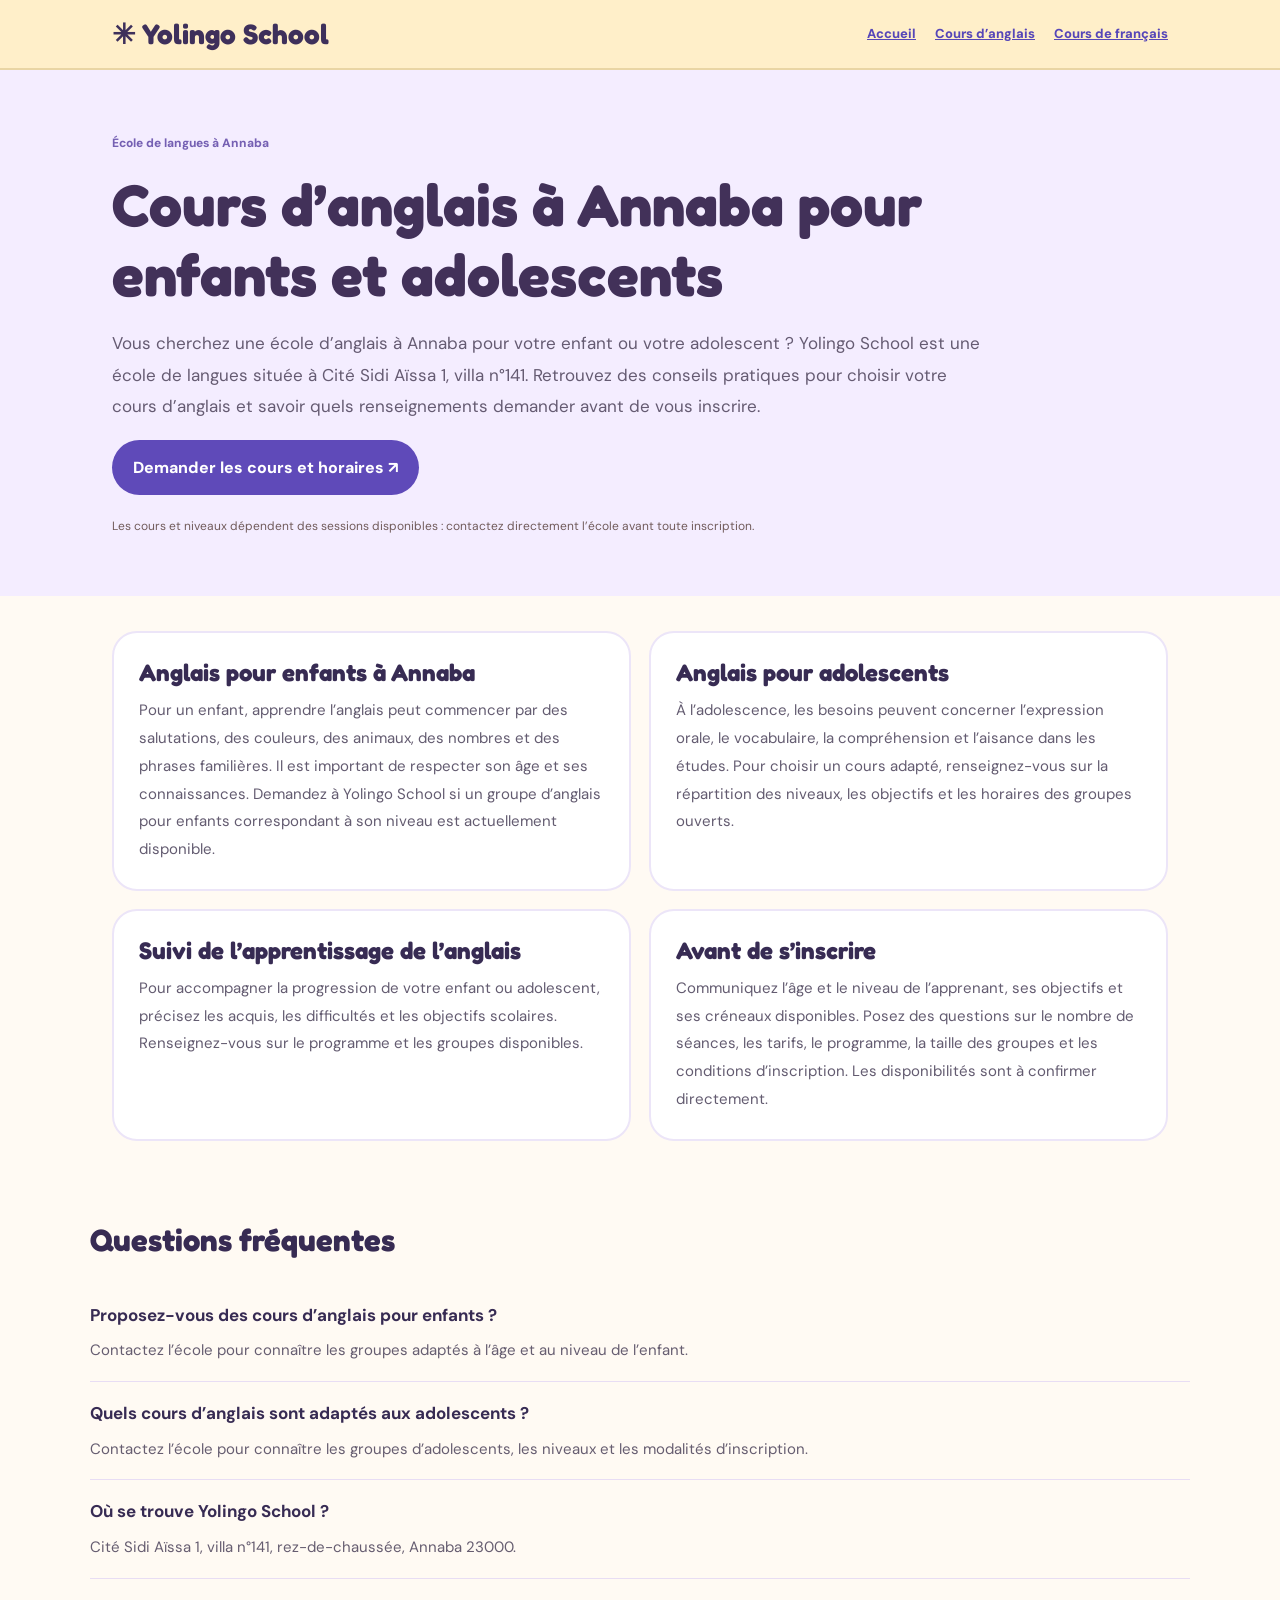
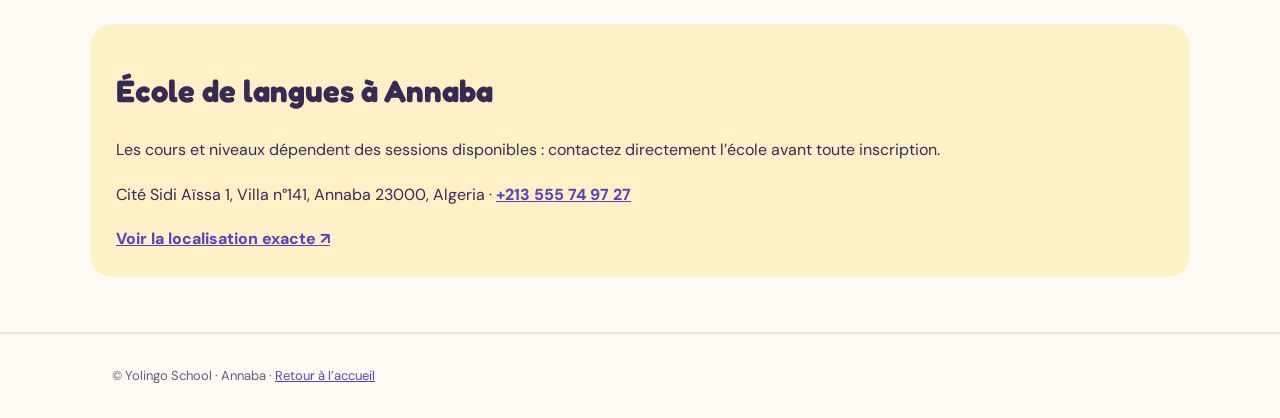
<file: cours-anglais-annaba/index.html>
<!doctype html><html lang="fr"><head><meta charset="utf-8"><meta name="viewport" content="width=device-width,initial-scale=1"><meta name="theme-color" content="#fff9ed"><link rel="icon" type="image/png" href="/assets/school-logo.png" />
    <link rel="apple-touch-icon" href="/assets/school-logo.png" />
    <meta name="application-name" content="Yolingo School" /><link rel="preconnect" href="https://fonts.googleapis.com"><link rel="preconnect" href="https://fonts.gstatic.com" crossorigin><link href="https://fonts.googleapis.com/css2?family=DM+Sans:wght@400;500;600;700;800&family=Fredoka:wght@400;500;600;700&family=Tajawal:wght@400;500;600;700;800&display=swap" rel="stylesheet"><title>Cours d’anglais à Annaba : enfants et ados | Yolingo School</title><meta name="description" content="Cours d&#x27;anglais pour enfants et adolescents à Annaba. Contactez Yolingo School, Sidi Aïssa, pour groupes, niveaux, tarifs et inscriptions."><meta name="robots" content="index,follow,max-image-preview:large"><link rel="canonical" href="https://yolingo-school.github.io/cours-anglais-annaba/"><link rel="alternate" hreflang="x-default" href="https://yolingo-school.github.io/cours-anglais-annaba/"><link rel="alternate" hreflang="fr" href="https://yolingo-school.github.io/cours-anglais-annaba/"><link rel="alternate" hreflang="en" href="https://yolingo-school.github.io/en/english-classes-annaba/"><link rel="alternate" hreflang="ar" href="https://yolingo-school.github.io/ar/taalim-alenglizia-annaba/"><meta property="og:type" content="website"><meta property="og:site_name" content="Yolingo School"><meta property="og:url" content="https://yolingo-school.github.io/cours-anglais-annaba/"><meta property="og:title" content="Cours d’anglais à Annaba : enfants et ados | Yolingo School"><meta property="og:description" content="Cours d&#x27;anglais pour enfants et adolescents à Annaba. Contactez Yolingo School, Sidi Aïssa, pour groupes, niveaux, tarifs et inscriptions."><meta name="twitter:card" content="summary"><script type="application/ld+json">{"@context":"https://schema.org","@graph":[{"@type":"WebPage","@id":"https://yolingo-school.github.io/cours-anglais-annaba/#webpage","url":"https://yolingo-school.github.io/cours-anglais-annaba/","name":"Cours d’anglais à Annaba : enfants et ados | Yolingo School","description":"Cours d'anglais pour enfants et adolescents à Annaba. Contactez Yolingo School, Sidi Aïssa, pour groupes, niveaux, tarifs et inscriptions.","inLanguage":"fr","about":{"@id":"https://yolingo-school.github.io/#yolingo-school"},"primaryImageOfPage":{"@type":"ImageObject","url":"https://yolingo-school.github.io/assets/social-fr.png","width":1200,"height":630}},{"@type":"BreadcrumbList","itemListElement":[{"@type":"ListItem","position":1,"name":"Accueil","item":"https://yolingo-school.github.io/"},{"@type":"ListItem","position":2,"name":"Cours d’anglais à Annaba pour enfants et adolescents","item":"https://yolingo-school.github.io/cours-anglais-annaba/"}]}]}</script><style>*{box-sizing:border-box}body{margin:0;background:#fffaf3;color:#372b53;font-family:'DM Sans','Tajawal',sans-serif;line-height:1.85}a{color:#5646b8}a:focus-visible{outline:3px solid #6a55ca;outline-offset:4px}.shell{max-width:1100px;margin:auto;padding:0 22px}.head{background:#ffefc9;padding:17px 0;border-bottom:2px solid #e9d5a4}.head .shell{display:flex;justify-content:space-between;align-items:center;flex-wrap:wrap;gap:17px}.brand{font:700 28px 'Fredoka','Tajawal',sans-serif;color:#3e305b;text-decoration:none}nav{display:flex;gap:19px;flex-wrap:wrap}nav a{font-weight:800;font-size:13px}.hero{background:#f4edff;padding:57px 0 47px}.kicker{font-size:12px;font-weight:800;color:#7560b3}h1{font:700 clamp(35px,5vw,59px)/1.2 'Fredoka','Tajawal',sans-serif;margin:13px 0;color:#423159;max-width:920px}.intro{font-size:17px;color:#655b72;max-width:880px}.btn{display:inline-block;border-radius:40px;padding:13px 21px;background:#5f4ab9;color:#fff!important;text-decoration:none;font-weight:800}.notice{font-size:12px;color:#715b5b;margin-top:20px}.block-grid{display:grid;grid-template-columns:repeat(2,minmax(0,1fr));gap:18px;margin:35px auto}.unit{background:#fff;border:2px solid #ece5f8;padding:25px;border-radius:25px}.unit h2{font:700 24px 'Fredoka','Tajawal',sans-serif;margin:0 0 10px}.unit p{font-size:15px;color:#635b70;margin:0}.faqs{padding:20px 0 45px}.faqs h2,.contact h2{font:700 31px 'Fredoka','Tajawal',sans-serif}.qa{border-bottom:1px solid #e8ddf4;padding:16px 0}.qa h3{font-size:17px;margin:0 0 6px}.qa p{font-size:15px;color:#665d70;margin:0}.contact{padding:23px 26px;margin-bottom:55px;background:#fff0c8;border-radius:23px}.contact p{margin:0 0 15px}.contact a{font-weight:800}.footer{border-top:2px solid #eee5d8;padding:30px 0;font-size:13px;color:#665a75}[dir=rtl] h1,[dir=rtl] h2,[dir=rtl] h3,[dir=rtl] .brand{font-family:'Tajawal',sans-serif}@media(max-width:670px){.block-grid{grid-template-columns:1fr}.hero{padding:38px 0}.intro{font-size:15px}.unit{padding:20px}}</style>    <meta property="og:image" content="https://yolingo-school.github.io/assets/social-fr.png" />
    <meta property="og:image:secure_url" content="https://yolingo-school.github.io/assets/social-fr.png" />
    <meta property="og:image:type" content="image/png" />
    <meta property="og:image:width" content="1200" />
    <meta property="og:image:height" content="630" />
    <meta property="og:image:alt" content="Yolingo School à Annaba — école de langues, anglais et français" />
    <meta name="twitter:image" content="https://yolingo-school.github.io/assets/social-fr.png" />
  </head><body><header class="head"><div class="shell"><a class="brand" href="/">✳ Yolingo School</a><nav><a href="/">Accueil</a><a href="/cours-anglais-annaba/">Cours d’anglais</a><a href="/cours-francais-annaba/">Cours de français</a></nav></div></header><main><section class="hero"><div class="shell"><span class="kicker">École de langues à Annaba</span><h1>Cours d’anglais à Annaba pour enfants et adolescents</h1><p class="intro">Vous cherchez une école d’anglais à Annaba pour votre enfant ou votre adolescent ? Yolingo School est une école de langues située à Cité Sidi Aïssa 1, villa n°141. Retrouvez des conseils pratiques pour choisir votre cours d’anglais et savoir quels renseignements demander avant de vous inscrire.</p><a class="btn" href="https://wa.me/213555749727?text=Hello%20Yolingo%20School%21%20Please%20send%20details%20about%20English%20and%20French%20language%20groups%20for%20children%20and%20teenagers%20in%20Annaba." target="_blank" rel="noopener noreferrer">Demander les cours et horaires ↗</a><p class="notice">Les cours et niveaux dépendent des sessions disponibles : contactez directement l’école avant toute inscription.</p></div></section><section class="shell block-grid"><article class="unit"><h2>Anglais pour enfants à Annaba</h2><p>Pour un enfant, apprendre l’anglais peut commencer par des salutations, des couleurs, des animaux, des nombres et des phrases familières. Il est important de respecter son âge et ses connaissances. Demandez à Yolingo School si un groupe d’anglais pour enfants correspondant à son niveau est actuellement disponible.</p></article><article class="unit"><h2>Anglais pour adolescents</h2><p>À l’adolescence, les besoins peuvent concerner l’expression orale, le vocabulaire, la compréhension et l’aisance dans les études. Pour choisir un cours adapté, renseignez-vous sur la répartition des niveaux, les objectifs et les horaires des groupes ouverts.</p></article><article class="unit"><h2>Suivi de l’apprentissage de l’anglais</h2><p>Pour accompagner la progression de votre enfant ou adolescent, précisez les acquis, les difficultés et les objectifs scolaires. Renseignez-vous sur le programme et les groupes disponibles.</p></article><article class="unit"><h2>Avant de s’inscrire</h2><p>Communiquez l’âge et le niveau de l’apprenant, ses objectifs et ses créneaux disponibles. Posez des questions sur le nombre de séances, les tarifs, le programme, la taille des groupes et les conditions d’inscription. Les disponibilités sont à confirmer directement.</p></article></section><section class="shell faqs"><h2>Questions fréquentes</h2><div class="qa"><h3>Proposez-vous des cours d’anglais pour enfants ?</h3><p>Contactez l’école pour connaître les groupes adaptés à l’âge et au niveau de l’enfant.</p></div><div class="qa"><h3>Quels cours d’anglais sont adaptés aux adolescents ?</h3><p>Contactez l’école pour connaître les groupes d’adolescents, les niveaux et les modalités d’inscription.</p></div><div class="qa"><h3>Où se trouve Yolingo School ?</h3><p>Cité Sidi Aïssa 1, villa n°141, rez-de-chaussée, Annaba 23000.</p></div></section><section class="shell contact"><h2>École de langues à Annaba</h2><p>Les cours et niveaux dépendent des sessions disponibles : contactez directement l’école avant toute inscription.</p><p>Cité Sidi Aïssa 1, Villa n°141, Annaba 23000, Algeria · <a href="tel:+213555749727">+213 555 74 97 27</a></p><a href="https://www.google.com/maps/dir/?api=1&amp;destination=Yolingo%20School%2C%20Cit%C3%A9%20Sidi%20A%C3%AFssa%2C%201%20N141%2C%20Annaba%2023000%2C%20Algeria&amp;destination_place_id=ChIJIXw7XKIH8BIRXjGzTcsNA-w" target="_blank" rel="noopener noreferrer">Voir la localisation exacte ↗</a></section></main><footer class="footer"><div class="shell">© Yolingo School · Annaba · <a href="/">Retour à l’accueil</a></div></footer></body></html>
</file>
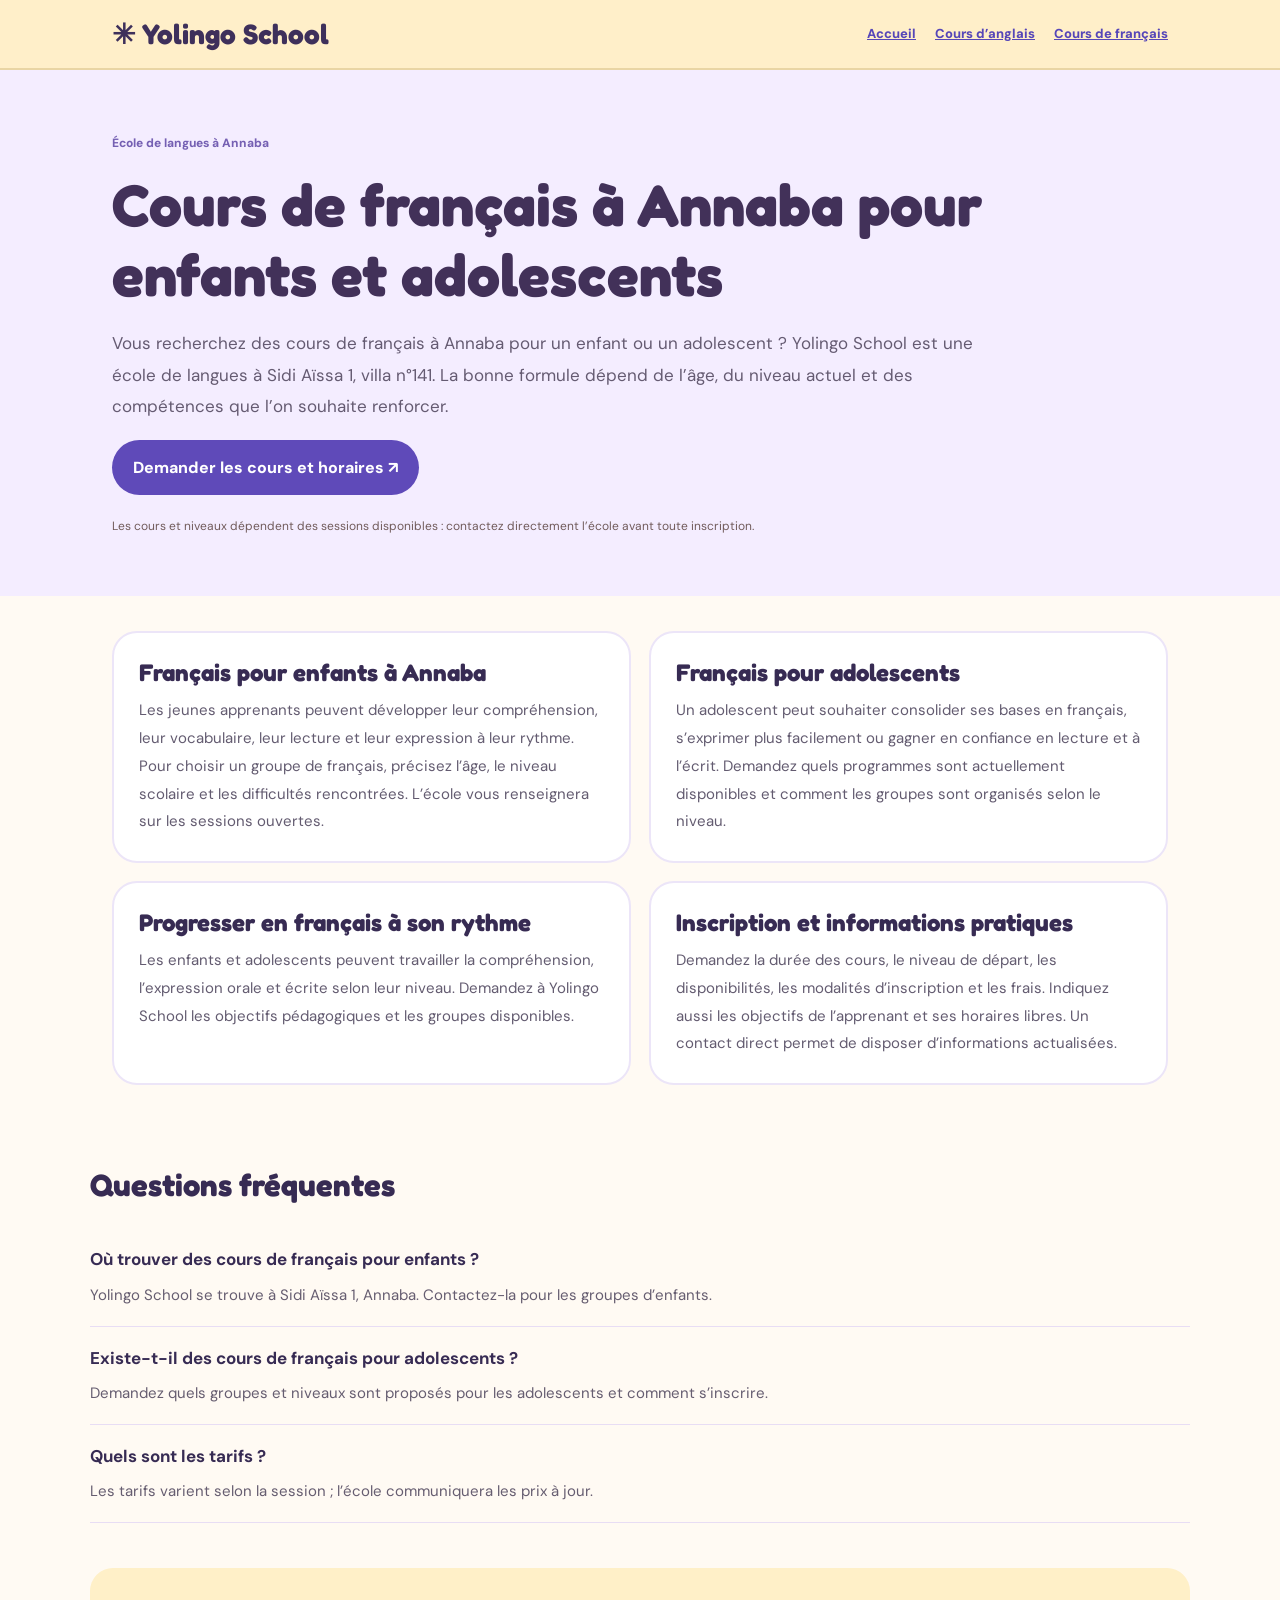
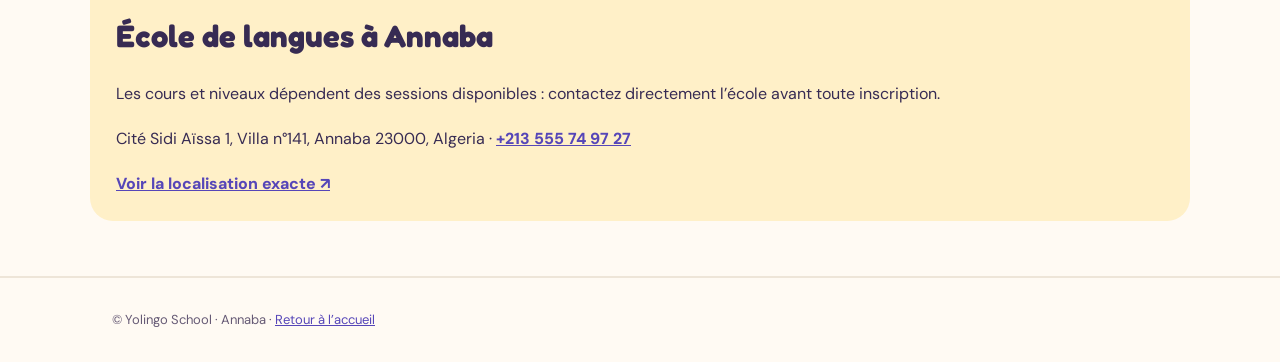
<file: cours-francais-annaba/index.html>
<!doctype html><html lang="fr"><head><meta charset="utf-8"><meta name="viewport" content="width=device-width,initial-scale=1"><meta name="theme-color" content="#fff9ed"><link rel="icon" type="image/png" href="/assets/school-logo.png" />
    <link rel="apple-touch-icon" href="/assets/school-logo.png" />
    <meta name="application-name" content="Yolingo School" /><link rel="preconnect" href="https://fonts.googleapis.com"><link rel="preconnect" href="https://fonts.gstatic.com" crossorigin><link href="https://fonts.googleapis.com/css2?family=DM+Sans:wght@400;500;600;700;800&family=Fredoka:wght@400;500;600;700&family=Tajawal:wght@400;500;600;700;800&display=swap" rel="stylesheet"><title>Cours de français à Annaba : enfants et ados | Yolingo School</title><meta name="description" content="Cours de français pour enfants et adolescents à Annaba. Découvrez Yolingo School et demandez niveaux, horaires et inscriptions."><meta name="robots" content="index,follow,max-image-preview:large"><link rel="canonical" href="https://yolingo-school.github.io/cours-francais-annaba/"><link rel="alternate" hreflang="x-default" href="https://yolingo-school.github.io/cours-francais-annaba/"><link rel="alternate" hreflang="fr" href="https://yolingo-school.github.io/cours-francais-annaba/"><link rel="alternate" hreflang="en" href="https://yolingo-school.github.io/en/french-classes-annaba/"><link rel="alternate" hreflang="ar" href="https://yolingo-school.github.io/ar/taalim-alfransiya-annaba/"><meta property="og:type" content="website"><meta property="og:site_name" content="Yolingo School"><meta property="og:url" content="https://yolingo-school.github.io/cours-francais-annaba/"><meta property="og:title" content="Cours de français à Annaba : enfants et ados | Yolingo School"><meta property="og:description" content="Cours de français pour enfants et adolescents à Annaba. Découvrez Yolingo School et demandez niveaux, horaires et inscriptions."><meta name="twitter:card" content="summary"><script type="application/ld+json">{"@context":"https://schema.org","@graph":[{"@type":"WebPage","@id":"https://yolingo-school.github.io/cours-francais-annaba/#webpage","url":"https://yolingo-school.github.io/cours-francais-annaba/","name":"Cours de français à Annaba : enfants et ados | Yolingo School","description":"Cours de français pour enfants et adolescents à Annaba. Découvrez Yolingo School et demandez niveaux, horaires et inscriptions.","inLanguage":"fr","about":{"@id":"https://yolingo-school.github.io/#yolingo-school"},"primaryImageOfPage":{"@type":"ImageObject","url":"https://yolingo-school.github.io/assets/social-fr.png","width":1200,"height":630}},{"@type":"BreadcrumbList","itemListElement":[{"@type":"ListItem","position":1,"name":"Accueil","item":"https://yolingo-school.github.io/"},{"@type":"ListItem","position":2,"name":"Cours de français à Annaba pour enfants et adolescents","item":"https://yolingo-school.github.io/cours-francais-annaba/"}]}]}</script><style>*{box-sizing:border-box}body{margin:0;background:#fffaf3;color:#372b53;font-family:'DM Sans','Tajawal',sans-serif;line-height:1.85}a{color:#5646b8}a:focus-visible{outline:3px solid #6a55ca;outline-offset:4px}.shell{max-width:1100px;margin:auto;padding:0 22px}.head{background:#ffefc9;padding:17px 0;border-bottom:2px solid #e9d5a4}.head .shell{display:flex;justify-content:space-between;align-items:center;flex-wrap:wrap;gap:17px}.brand{font:700 28px 'Fredoka','Tajawal',sans-serif;color:#3e305b;text-decoration:none}nav{display:flex;gap:19px;flex-wrap:wrap}nav a{font-weight:800;font-size:13px}.hero{background:#f4edff;padding:57px 0 47px}.kicker{font-size:12px;font-weight:800;color:#7560b3}h1{font:700 clamp(35px,5vw,59px)/1.2 'Fredoka','Tajawal',sans-serif;margin:13px 0;color:#423159;max-width:920px}.intro{font-size:17px;color:#655b72;max-width:880px}.btn{display:inline-block;border-radius:40px;padding:13px 21px;background:#5f4ab9;color:#fff!important;text-decoration:none;font-weight:800}.notice{font-size:12px;color:#715b5b;margin-top:20px}.block-grid{display:grid;grid-template-columns:repeat(2,minmax(0,1fr));gap:18px;margin:35px auto}.unit{background:#fff;border:2px solid #ece5f8;padding:25px;border-radius:25px}.unit h2{font:700 24px 'Fredoka','Tajawal',sans-serif;margin:0 0 10px}.unit p{font-size:15px;color:#635b70;margin:0}.faqs{padding:20px 0 45px}.faqs h2,.contact h2{font:700 31px 'Fredoka','Tajawal',sans-serif}.qa{border-bottom:1px solid #e8ddf4;padding:16px 0}.qa h3{font-size:17px;margin:0 0 6px}.qa p{font-size:15px;color:#665d70;margin:0}.contact{padding:23px 26px;margin-bottom:55px;background:#fff0c8;border-radius:23px}.contact p{margin:0 0 15px}.contact a{font-weight:800}.footer{border-top:2px solid #eee5d8;padding:30px 0;font-size:13px;color:#665a75}[dir=rtl] h1,[dir=rtl] h2,[dir=rtl] h3,[dir=rtl] .brand{font-family:'Tajawal',sans-serif}@media(max-width:670px){.block-grid{grid-template-columns:1fr}.hero{padding:38px 0}.intro{font-size:15px}.unit{padding:20px}}</style>    <meta property="og:image" content="https://yolingo-school.github.io/assets/social-fr.png" />
    <meta property="og:image:secure_url" content="https://yolingo-school.github.io/assets/social-fr.png" />
    <meta property="og:image:type" content="image/png" />
    <meta property="og:image:width" content="1200" />
    <meta property="og:image:height" content="630" />
    <meta property="og:image:alt" content="Yolingo School à Annaba — école de langues, anglais et français" />
    <meta name="twitter:image" content="https://yolingo-school.github.io/assets/social-fr.png" />
  </head><body><header class="head"><div class="shell"><a class="brand" href="/">✳ Yolingo School</a><nav><a href="/">Accueil</a><a href="/cours-anglais-annaba/">Cours d’anglais</a><a href="/cours-francais-annaba/">Cours de français</a></nav></div></header><main><section class="hero"><div class="shell"><span class="kicker">École de langues à Annaba</span><h1>Cours de français à Annaba pour enfants et adolescents</h1><p class="intro">Vous recherchez des cours de français à Annaba pour un enfant ou un adolescent ? Yolingo School est une école de langues à Sidi Aïssa 1, villa n°141. La bonne formule dépend de l’âge, du niveau actuel et des compétences que l’on souhaite renforcer.</p><a class="btn" href="https://wa.me/213555749727?text=Hello%20Yolingo%20School%21%20Please%20send%20details%20about%20English%20and%20French%20language%20groups%20for%20children%20and%20teenagers%20in%20Annaba." target="_blank" rel="noopener noreferrer">Demander les cours et horaires ↗</a><p class="notice">Les cours et niveaux dépendent des sessions disponibles : contactez directement l’école avant toute inscription.</p></div></section><section class="shell block-grid"><article class="unit"><h2>Français pour enfants à Annaba</h2><p>Les jeunes apprenants peuvent développer leur compréhension, leur vocabulaire, leur lecture et leur expression à leur rythme. Pour choisir un groupe de français, précisez l’âge, le niveau scolaire et les difficultés rencontrées. L’école vous renseignera sur les sessions ouvertes.</p></article><article class="unit"><h2>Français pour adolescents</h2><p>Un adolescent peut souhaiter consolider ses bases en français, s’exprimer plus facilement ou gagner en confiance en lecture et à l’écrit. Demandez quels programmes sont actuellement disponibles et comment les groupes sont organisés selon le niveau.</p></article><article class="unit"><h2>Progresser en français à son rythme</h2><p>Les enfants et adolescents peuvent travailler la compréhension, l’expression orale et écrite selon leur niveau. Demandez à Yolingo School les objectifs pédagogiques et les groupes disponibles.</p></article><article class="unit"><h2>Inscription et informations pratiques</h2><p>Demandez la durée des cours, le niveau de départ, les disponibilités, les modalités d’inscription et les frais. Indiquez aussi les objectifs de l’apprenant et ses horaires libres. Un contact direct permet de disposer d’informations actualisées.</p></article></section><section class="shell faqs"><h2>Questions fréquentes</h2><div class="qa"><h3>Où trouver des cours de français pour enfants ?</h3><p>Yolingo School se trouve à Sidi Aïssa 1, Annaba. Contactez-la pour les groupes d’enfants.</p></div><div class="qa"><h3>Existe-t-il des cours de français pour adolescents ?</h3><p>Demandez quels groupes et niveaux sont proposés pour les adolescents et comment s’inscrire.</p></div><div class="qa"><h3>Quels sont les tarifs ?</h3><p>Les tarifs varient selon la session ; l’école communiquera les prix à jour.</p></div></section><section class="shell contact"><h2>École de langues à Annaba</h2><p>Les cours et niveaux dépendent des sessions disponibles : contactez directement l’école avant toute inscription.</p><p>Cité Sidi Aïssa 1, Villa n°141, Annaba 23000, Algeria · <a href="tel:+213555749727">+213 555 74 97 27</a></p><a href="https://www.google.com/maps/dir/?api=1&amp;destination=Yolingo%20School%2C%20Cit%C3%A9%20Sidi%20A%C3%AFssa%2C%201%20N141%2C%20Annaba%2023000%2C%20Algeria&amp;destination_place_id=ChIJIXw7XKIH8BIRXjGzTcsNA-w" target="_blank" rel="noopener noreferrer">Voir la localisation exacte ↗</a></section></main><footer class="footer"><div class="shell">© Yolingo School · Annaba · <a href="/">Retour à l’accueil</a></div></footer></body></html>
</file>
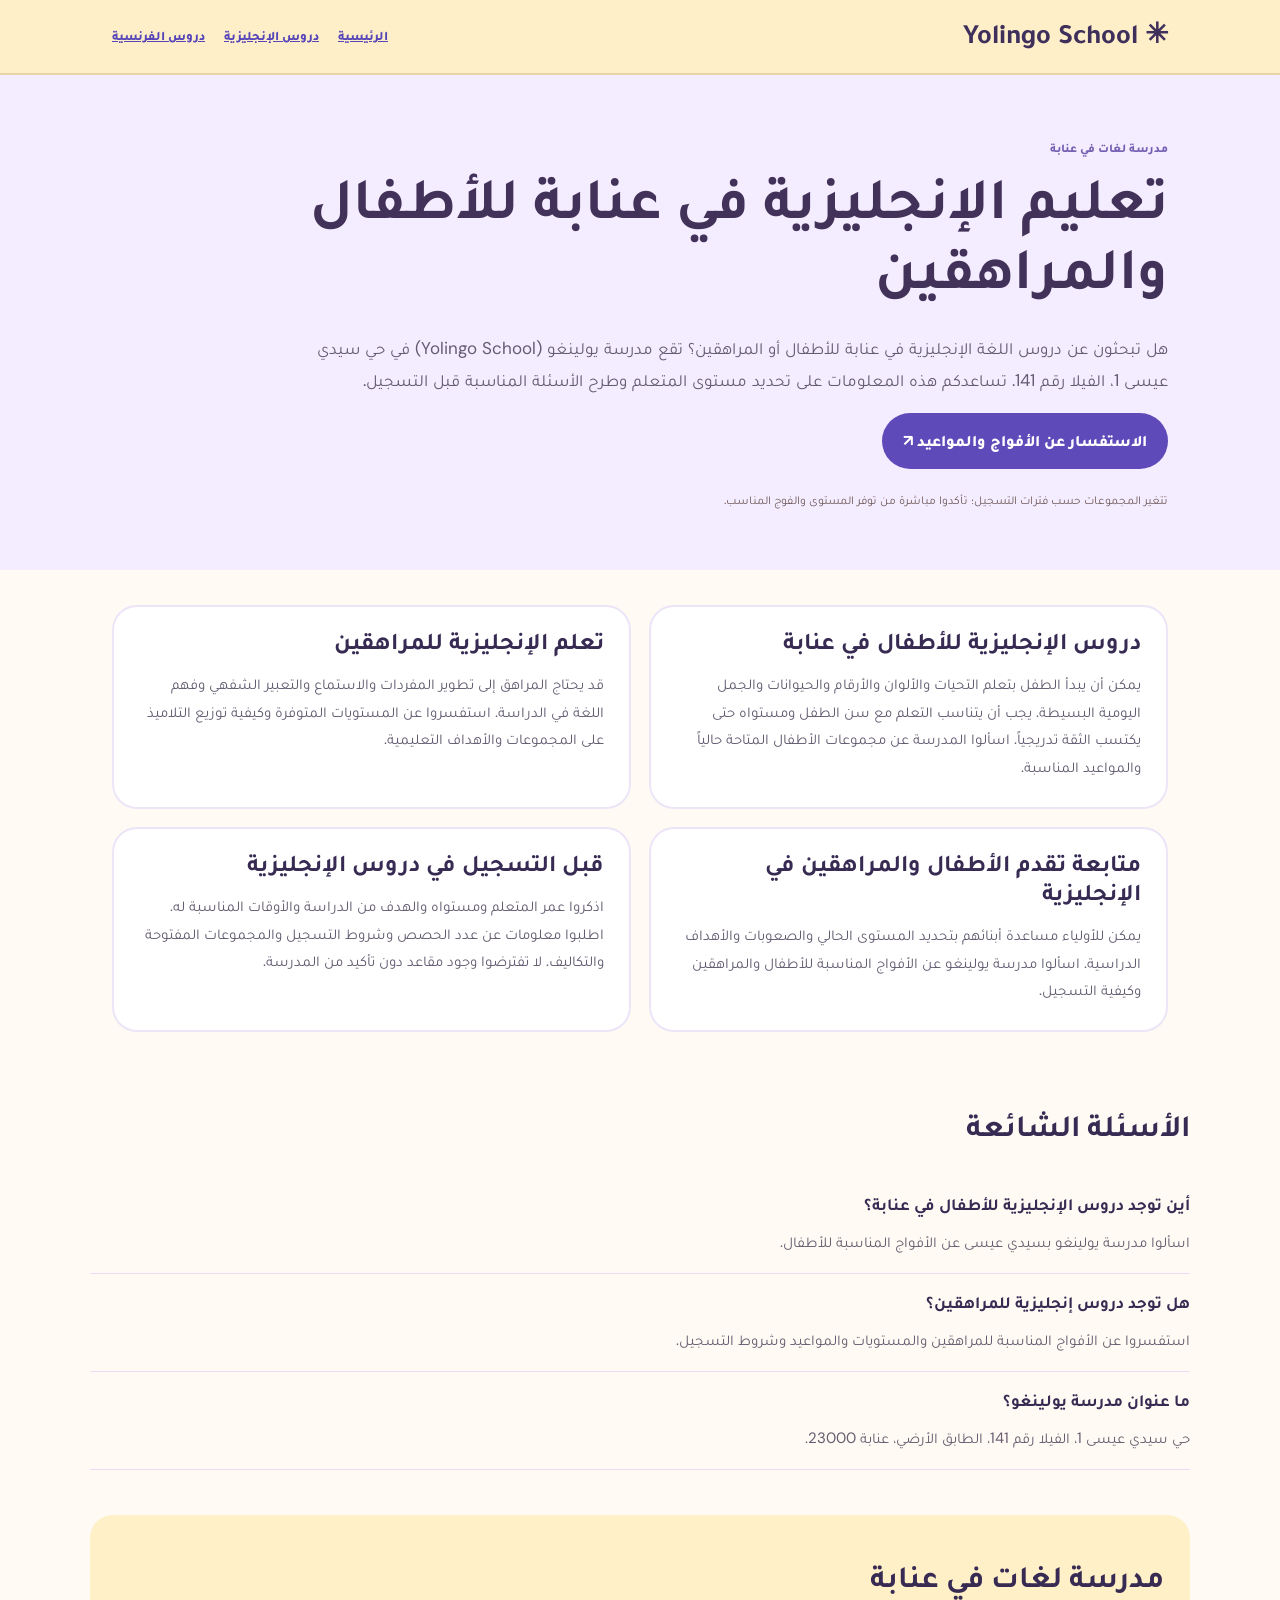
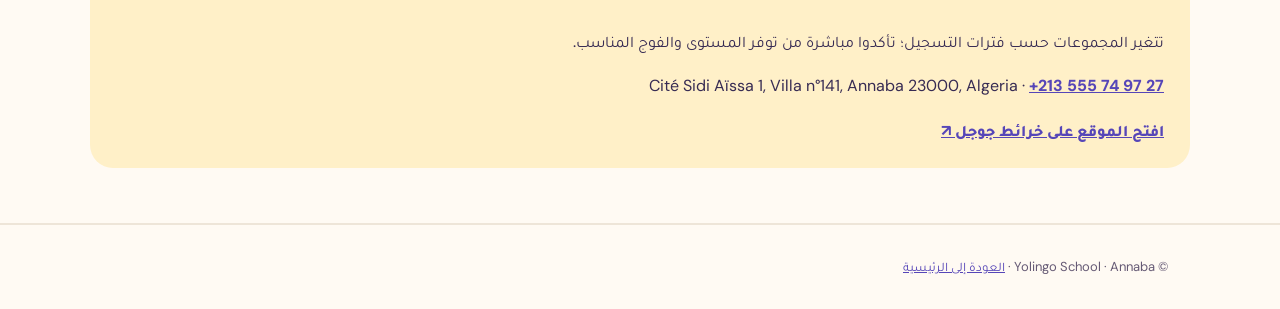
<file: ar/taalim-alenglizia-annaba/index.html>
<!doctype html><html lang="ar" dir="rtl"><head><meta charset="utf-8"><meta name="viewport" content="width=device-width,initial-scale=1"><meta name="theme-color" content="#fff9ed"><link rel="icon" href="/favicon.svg"><link rel="preconnect" href="https://fonts.googleapis.com"><link rel="preconnect" href="https://fonts.gstatic.com" crossorigin><link href="https://fonts.googleapis.com/css2?family=DM+Sans:wght@400;500;600;700;800&family=Fredoka:wght@400;500;600;700&family=Tajawal:wght@400;500;600;700;800&display=swap" rel="stylesheet"><title>دروس الإنجليزية في عنابة للأطفال والمراهقين | يولينغو</title><meta name="description" content="تعلم اللغة الإنجليزية في عنابة للأطفال والمراهقين. استفسروا من مدرسة يولينغو بسيدي عيسى عن الأفواج والتسجيل والمواعيد."><meta name="robots" content="index,follow,max-image-preview:large"><link rel="canonical" href="https://yolingo-school.github.io/ar/taalim-alenglizia-annaba/"><link rel="alternate" hreflang="x-default" href="https://yolingo-school.github.io/cours-anglais-annaba/"><link rel="alternate" hreflang="fr" href="https://yolingo-school.github.io/cours-anglais-annaba/"><link rel="alternate" hreflang="en" href="https://yolingo-school.github.io/en/english-classes-annaba/"><link rel="alternate" hreflang="ar" href="https://yolingo-school.github.io/ar/taalim-alenglizia-annaba/"><meta property="og:type" content="website"><meta property="og:site_name" content="Yolingo School"><meta property="og:url" content="https://yolingo-school.github.io/ar/taalim-alenglizia-annaba/"><meta property="og:title" content="دروس الإنجليزية في عنابة للأطفال والمراهقين | يولينغو"><meta property="og:description" content="تعلم اللغة الإنجليزية في عنابة للأطفال والمراهقين. استفسروا من مدرسة يولينغو بسيدي عيسى عن الأفواج والتسجيل والمواعيد."><meta name="twitter:card" content="summary"><script type="application/ld+json">{"@context":"https://schema.org","@graph":[{"@type":"WebPage","@id":"https://yolingo-school.github.io/ar/taalim-alenglizia-annaba/#webpage","url":"https://yolingo-school.github.io/ar/taalim-alenglizia-annaba/","name":"دروس الإنجليزية في عنابة للأطفال والمراهقين | يولينغو","description":"تعلم اللغة الإنجليزية في عنابة للأطفال والمراهقين. استفسروا من مدرسة يولينغو بسيدي عيسى عن الأفواج والتسجيل والمواعيد.","inLanguage":"ar","about":{"@id":"https://yolingo-school.github.io/#yolingo-school"},"primaryImageOfPage":{"@type":"ImageObject","url":"https://yolingo-school.github.io/assets/social-ar.png","width":1200,"height":630}},{"@type":"BreadcrumbList","itemListElement":[{"@type":"ListItem","position":1,"name":"الرئيسية","item":"https://yolingo-school.github.io/ar/"},{"@type":"ListItem","position":2,"name":"تعليم الإنجليزية في عنابة للأطفال والمراهقين","item":"https://yolingo-school.github.io/ar/taalim-alenglizia-annaba/"}]}]}</script><style>*{box-sizing:border-box}body{margin:0;background:#fffaf3;color:#372b53;font-family:'DM Sans','Tajawal',sans-serif;line-height:1.85}a{color:#5646b8}a:focus-visible{outline:3px solid #6a55ca;outline-offset:4px}.shell{max-width:1100px;margin:auto;padding:0 22px}.head{background:#ffefc9;padding:17px 0;border-bottom:2px solid #e9d5a4}.head .shell{display:flex;justify-content:space-between;align-items:center;flex-wrap:wrap;gap:17px}.brand{font:700 28px 'Fredoka','Tajawal',sans-serif;color:#3e305b;text-decoration:none}nav{display:flex;gap:19px;flex-wrap:wrap}nav a{font-weight:800;font-size:13px}.hero{background:#f4edff;padding:57px 0 47px}.kicker{font-size:12px;font-weight:800;color:#7560b3}h1{font:700 clamp(35px,5vw,59px)/1.2 'Fredoka','Tajawal',sans-serif;margin:13px 0;color:#423159;max-width:920px}.intro{font-size:17px;color:#655b72;max-width:880px}.btn{display:inline-block;border-radius:40px;padding:13px 21px;background:#5f4ab9;color:#fff!important;text-decoration:none;font-weight:800}.notice{font-size:12px;color:#715b5b;margin-top:20px}.block-grid{display:grid;grid-template-columns:repeat(2,minmax(0,1fr));gap:18px;margin:35px auto}.unit{background:#fff;border:2px solid #ece5f8;padding:25px;border-radius:25px}.unit h2{font:700 24px 'Fredoka','Tajawal',sans-serif;margin:0 0 10px}.unit p{font-size:15px;color:#635b70;margin:0}.faqs{padding:20px 0 45px}.faqs h2,.contact h2{font:700 31px 'Fredoka','Tajawal',sans-serif}.qa{border-bottom:1px solid #e8ddf4;padding:16px 0}.qa h3{font-size:17px;margin:0 0 6px}.qa p{font-size:15px;color:#665d70;margin:0}.contact{padding:23px 26px;margin-bottom:55px;background:#fff0c8;border-radius:23px}.contact p{margin:0 0 15px}.contact a{font-weight:800}.footer{border-top:2px solid #eee5d8;padding:30px 0;font-size:13px;color:#665a75}[dir=rtl] h1,[dir=rtl] h2,[dir=rtl] h3,[dir=rtl] .brand{font-family:'Tajawal',sans-serif}@media(max-width:670px){.block-grid{grid-template-columns:1fr}.hero{padding:38px 0}.intro{font-size:15px}.unit{padding:20px}}</style>    <meta property="og:image" content="https://yolingo-school.github.io/assets/social-ar.png" />
    <meta property="og:image:secure_url" content="https://yolingo-school.github.io/assets/social-ar.png" />
    <meta property="og:image:type" content="image/png" />
    <meta property="og:image:width" content="1200" />
    <meta property="og:image:height" content="630" />
    <meta property="og:image:alt" content="مدرسة يولينغو في عنابة — دروس اللغة الإنجليزية والفرنسية" />
    <meta name="twitter:image" content="https://yolingo-school.github.io/assets/social-ar.png" />
  </head><body><header class="head"><div class="shell"><a class="brand" href="/ar/">✳ Yolingo School</a><nav><a href="/ar/">الرئيسية</a><a href="/ar/taalim-alenglizia-annaba/">دروس الإنجليزية</a><a href="/ar/taalim-alfransiya-annaba/">دروس الفرنسية</a></nav></div></header><main><section class="hero"><div class="shell"><span class="kicker">مدرسة لغات في عنابة</span><h1>تعليم الإنجليزية في عنابة للأطفال والمراهقين</h1><p class="intro">هل تبحثون عن دروس اللغة الإنجليزية في عنابة للأطفال أو المراهقين؟ تقع مدرسة يولينغو (Yolingo School) في حي سيدي عيسى 1، الفيلا رقم 141. تساعدكم هذه المعلومات على تحديد مستوى المتعلم وطرح الأسئلة المناسبة قبل التسجيل.</p><a class="btn" href="https://wa.me/213555749727?text=Hello%20Yolingo%20School%21%20Please%20send%20details%20about%20English%20and%20French%20language%20groups%20for%20children%20and%20teenagers%20in%20Annaba." target="_blank" rel="noopener noreferrer">الاستفسار عن الأفواج والمواعيد ↗</a><p class="notice">تتغير المجموعات حسب فترات التسجيل؛ تأكدوا مباشرة من توفر المستوى والفوج المناسب.</p></div></section><section class="shell block-grid"><article class="unit"><h2>دروس الإنجليزية للأطفال في عنابة</h2><p>يمكن أن يبدأ الطفل بتعلم التحيات والألوان والأرقام والحيوانات والجمل اليومية البسيطة. يجب أن يتناسب التعلم مع سن الطفل ومستواه حتى يكتسب الثقة تدريجياً. اسألوا المدرسة عن مجموعات الأطفال المتاحة حالياً والمواعيد المناسبة.</p></article><article class="unit"><h2>تعلم الإنجليزية للمراهقين</h2><p>قد يحتاج المراهق إلى تطوير المفردات والاستماع والتعبير الشفهي وفهم اللغة في الدراسة. استفسروا عن المستويات المتوفرة وكيفية توزيع التلاميذ على المجموعات والأهداف التعليمية.</p></article><article class="unit"><h2>متابعة تقدم الأطفال والمراهقين في الإنجليزية</h2><p>يمكن للأولياء مساعدة أبنائهم بتحديد المستوى الحالي والصعوبات والأهداف الدراسية. اسألوا مدرسة يولينغو عن الأفواج المناسبة للأطفال والمراهقين وكيفية التسجيل.</p></article><article class="unit"><h2>قبل التسجيل في دروس الإنجليزية</h2><p>اذكروا عمر المتعلم ومستواه والهدف من الدراسة والأوقات المناسبة له. اطلبوا معلومات عن عدد الحصص وشروط التسجيل والمجموعات المفتوحة والتكاليف. لا تفترضوا وجود مقاعد دون تأكيد من المدرسة.</p></article></section><section class="shell faqs"><h2>الأسئلة الشائعة</h2><div class="qa"><h3>أين توجد دروس الإنجليزية للأطفال في عنابة؟</h3><p>اسألوا مدرسة يولينغو بسيدي عيسى عن الأفواج المناسبة للأطفال.</p></div><div class="qa"><h3>هل توجد دروس إنجليزية للمراهقين؟</h3><p>استفسروا عن الأفواج المناسبة للمراهقين والمستويات والمواعيد وشروط التسجيل.</p></div><div class="qa"><h3>ما عنوان مدرسة يولينغو؟</h3><p>حي سيدي عيسى 1، الفيلا رقم 141، الطابق الأرضي، عنابة 23000.</p></div></section><section class="shell contact"><h2>مدرسة لغات في عنابة</h2><p>تتغير المجموعات حسب فترات التسجيل؛ تأكدوا مباشرة من توفر المستوى والفوج المناسب.</p><p>Cité Sidi Aïssa 1, Villa n°141, Annaba 23000, Algeria · <a href="tel:+213555749727">+213 555 74 97 27</a></p><a href="https://www.google.com/maps/dir/?api=1&amp;destination=Yolingo%20School%2C%20Cit%C3%A9%20Sidi%20A%C3%AFssa%2C%201%20N141%2C%20Annaba%2023000%2C%20Algeria&amp;destination_place_id=ChIJIXw7XKIH8BIRXjGzTcsNA-w" target="_blank" rel="noopener noreferrer">افتح الموقع على خرائط جوجل ↗</a></section></main><footer class="footer"><div class="shell">© Yolingo School · Annaba · <a href="/ar/">العودة إلى الرئيسية</a></div></footer></body></html>
</file>
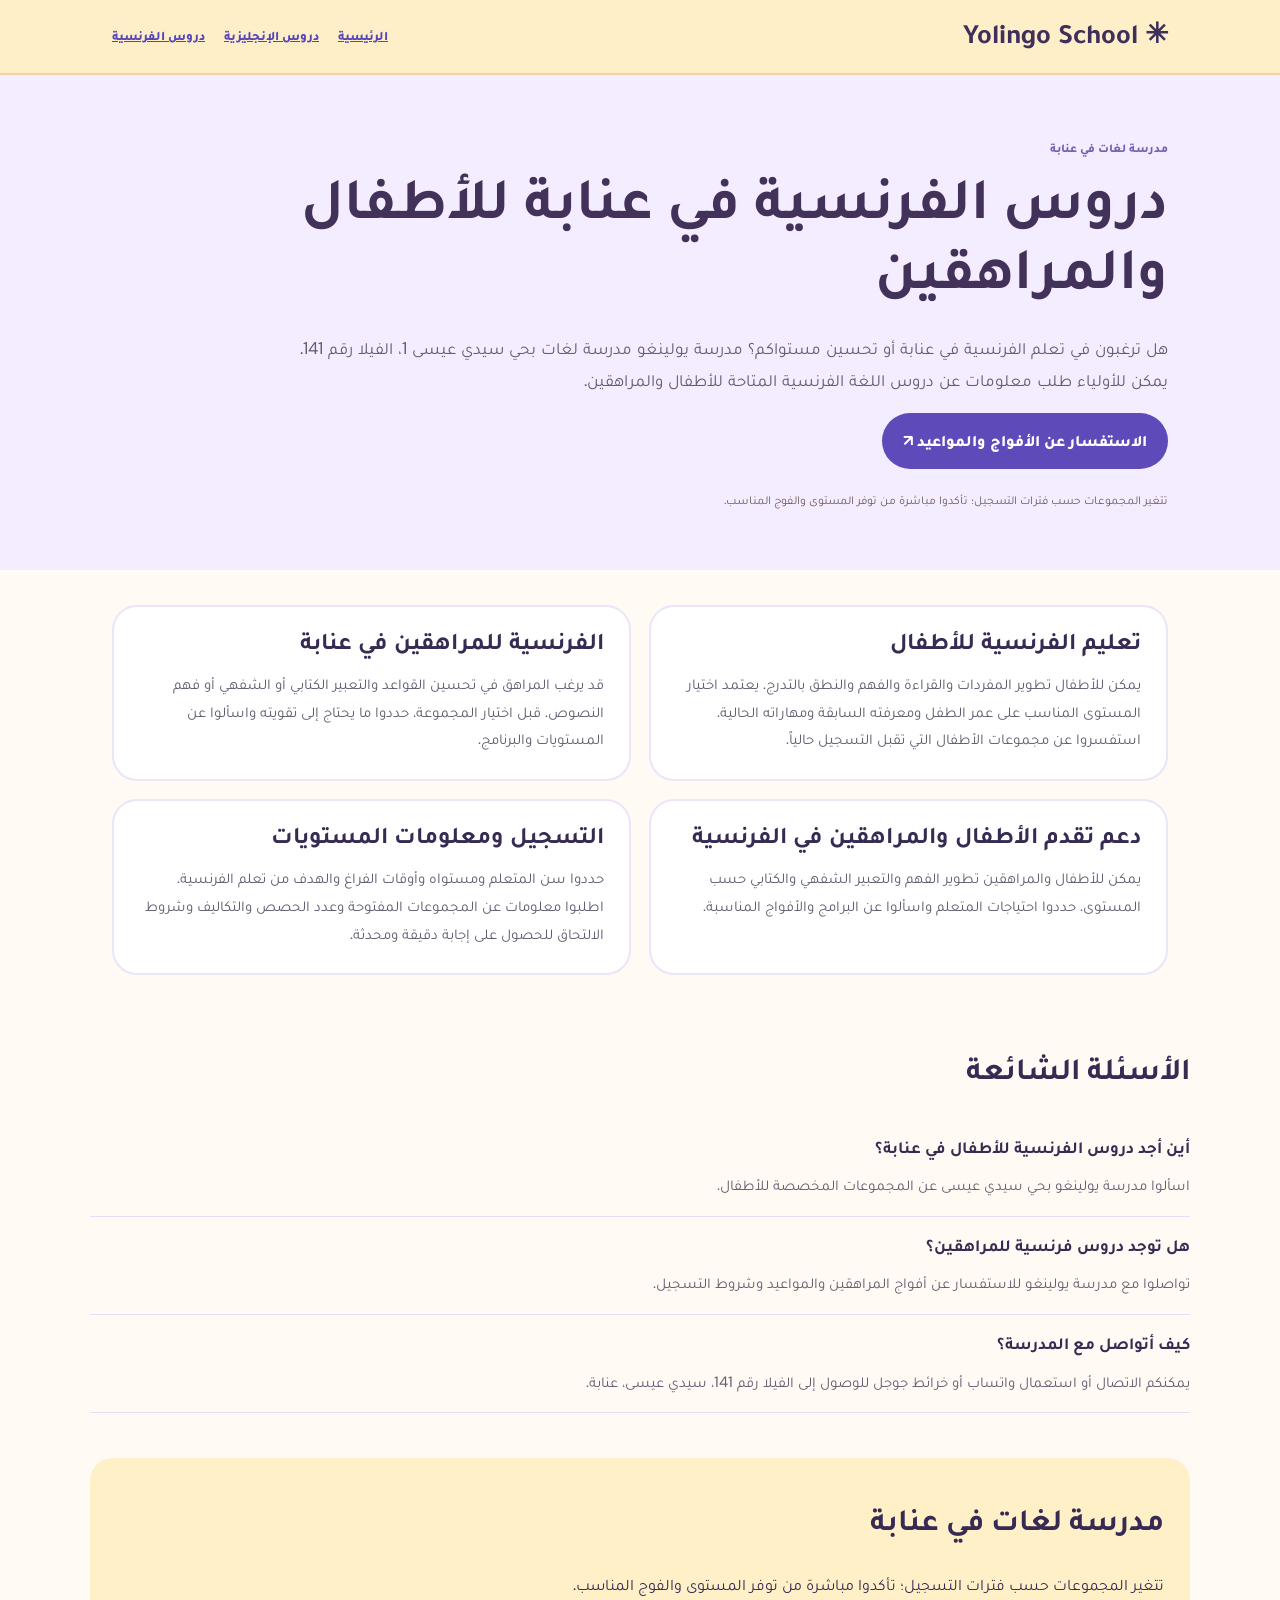
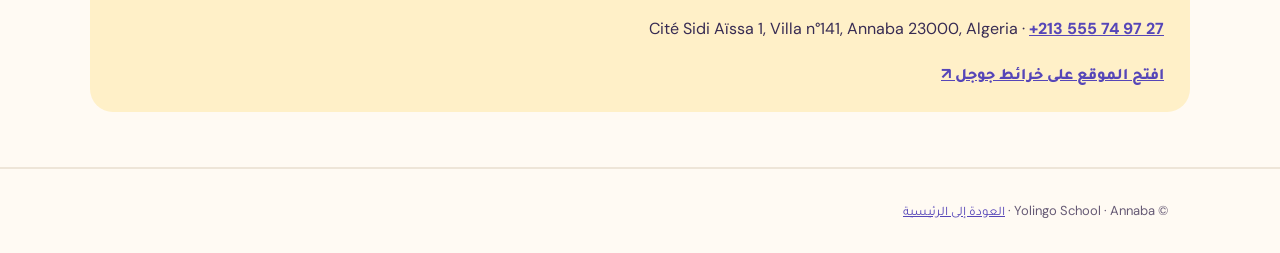
<file: ar/taalim-alfransiya-annaba/index.html>
<!doctype html><html lang="ar" dir="rtl"><head><meta charset="utf-8"><meta name="viewport" content="width=device-width,initial-scale=1"><meta name="theme-color" content="#fff9ed"><link rel="icon" href="/favicon.svg"><link rel="preconnect" href="https://fonts.googleapis.com"><link rel="preconnect" href="https://fonts.gstatic.com" crossorigin><link href="https://fonts.googleapis.com/css2?family=DM+Sans:wght@400;500;600;700;800&family=Fredoka:wght@400;500;600;700&family=Tajawal:wght@400;500;600;700;800&display=swap" rel="stylesheet"><title>دروس الفرنسية في عنابة للأطفال والمراهقين | يولينغو</title><meta name="description" content="تعليم اللغة الفرنسية في عنابة للأطفال والمراهقين. اسألوا مدرسة يولينغو عن التسجيل والمجموعات والمواعيد."><meta name="robots" content="index,follow,max-image-preview:large"><link rel="canonical" href="https://yolingo-school.github.io/ar/taalim-alfransiya-annaba/"><link rel="alternate" hreflang="x-default" href="https://yolingo-school.github.io/cours-francais-annaba/"><link rel="alternate" hreflang="fr" href="https://yolingo-school.github.io/cours-francais-annaba/"><link rel="alternate" hreflang="en" href="https://yolingo-school.github.io/en/french-classes-annaba/"><link rel="alternate" hreflang="ar" href="https://yolingo-school.github.io/ar/taalim-alfransiya-annaba/"><meta property="og:type" content="website"><meta property="og:site_name" content="Yolingo School"><meta property="og:url" content="https://yolingo-school.github.io/ar/taalim-alfransiya-annaba/"><meta property="og:title" content="دروس الفرنسية في عنابة للأطفال والمراهقين | يولينغو"><meta property="og:description" content="تعليم اللغة الفرنسية في عنابة للأطفال والمراهقين. اسألوا مدرسة يولينغو عن التسجيل والمجموعات والمواعيد."><meta name="twitter:card" content="summary"><script type="application/ld+json">{"@context":"https://schema.org","@graph":[{"@type":"WebPage","@id":"https://yolingo-school.github.io/ar/taalim-alfransiya-annaba/#webpage","url":"https://yolingo-school.github.io/ar/taalim-alfransiya-annaba/","name":"دروس الفرنسية في عنابة للأطفال والمراهقين | يولينغو","description":"تعليم اللغة الفرنسية في عنابة للأطفال والمراهقين. اسألوا مدرسة يولينغو عن التسجيل والمجموعات والمواعيد.","inLanguage":"ar","about":{"@id":"https://yolingo-school.github.io/#yolingo-school"},"primaryImageOfPage":{"@type":"ImageObject","url":"https://yolingo-school.github.io/assets/social-ar.png","width":1200,"height":630}},{"@type":"BreadcrumbList","itemListElement":[{"@type":"ListItem","position":1,"name":"الرئيسية","item":"https://yolingo-school.github.io/ar/"},{"@type":"ListItem","position":2,"name":"دروس الفرنسية في عنابة للأطفال والمراهقين","item":"https://yolingo-school.github.io/ar/taalim-alfransiya-annaba/"}]}]}</script><style>*{box-sizing:border-box}body{margin:0;background:#fffaf3;color:#372b53;font-family:'DM Sans','Tajawal',sans-serif;line-height:1.85}a{color:#5646b8}a:focus-visible{outline:3px solid #6a55ca;outline-offset:4px}.shell{max-width:1100px;margin:auto;padding:0 22px}.head{background:#ffefc9;padding:17px 0;border-bottom:2px solid #e9d5a4}.head .shell{display:flex;justify-content:space-between;align-items:center;flex-wrap:wrap;gap:17px}.brand{font:700 28px 'Fredoka','Tajawal',sans-serif;color:#3e305b;text-decoration:none}nav{display:flex;gap:19px;flex-wrap:wrap}nav a{font-weight:800;font-size:13px}.hero{background:#f4edff;padding:57px 0 47px}.kicker{font-size:12px;font-weight:800;color:#7560b3}h1{font:700 clamp(35px,5vw,59px)/1.2 'Fredoka','Tajawal',sans-serif;margin:13px 0;color:#423159;max-width:920px}.intro{font-size:17px;color:#655b72;max-width:880px}.btn{display:inline-block;border-radius:40px;padding:13px 21px;background:#5f4ab9;color:#fff!important;text-decoration:none;font-weight:800}.notice{font-size:12px;color:#715b5b;margin-top:20px}.block-grid{display:grid;grid-template-columns:repeat(2,minmax(0,1fr));gap:18px;margin:35px auto}.unit{background:#fff;border:2px solid #ece5f8;padding:25px;border-radius:25px}.unit h2{font:700 24px 'Fredoka','Tajawal',sans-serif;margin:0 0 10px}.unit p{font-size:15px;color:#635b70;margin:0}.faqs{padding:20px 0 45px}.faqs h2,.contact h2{font:700 31px 'Fredoka','Tajawal',sans-serif}.qa{border-bottom:1px solid #e8ddf4;padding:16px 0}.qa h3{font-size:17px;margin:0 0 6px}.qa p{font-size:15px;color:#665d70;margin:0}.contact{padding:23px 26px;margin-bottom:55px;background:#fff0c8;border-radius:23px}.contact p{margin:0 0 15px}.contact a{font-weight:800}.footer{border-top:2px solid #eee5d8;padding:30px 0;font-size:13px;color:#665a75}[dir=rtl] h1,[dir=rtl] h2,[dir=rtl] h3,[dir=rtl] .brand{font-family:'Tajawal',sans-serif}@media(max-width:670px){.block-grid{grid-template-columns:1fr}.hero{padding:38px 0}.intro{font-size:15px}.unit{padding:20px}}</style>    <meta property="og:image" content="https://yolingo-school.github.io/assets/social-ar.png" />
    <meta property="og:image:secure_url" content="https://yolingo-school.github.io/assets/social-ar.png" />
    <meta property="og:image:type" content="image/png" />
    <meta property="og:image:width" content="1200" />
    <meta property="og:image:height" content="630" />
    <meta property="og:image:alt" content="مدرسة يولينغو في عنابة — دروس اللغة الإنجليزية والفرنسية" />
    <meta name="twitter:image" content="https://yolingo-school.github.io/assets/social-ar.png" />
  </head><body><header class="head"><div class="shell"><a class="brand" href="/ar/">✳ Yolingo School</a><nav><a href="/ar/">الرئيسية</a><a href="/ar/taalim-alenglizia-annaba/">دروس الإنجليزية</a><a href="/ar/taalim-alfransiya-annaba/">دروس الفرنسية</a></nav></div></header><main><section class="hero"><div class="shell"><span class="kicker">مدرسة لغات في عنابة</span><h1>دروس الفرنسية في عنابة للأطفال والمراهقين</h1><p class="intro">هل ترغبون في تعلم الفرنسية في عنابة أو تحسين مستواكم؟ مدرسة يولينغو مدرسة لغات بحي سيدي عيسى 1، الفيلا رقم 141. يمكن للأولياء طلب معلومات عن دروس اللغة الفرنسية المتاحة للأطفال والمراهقين.</p><a class="btn" href="https://wa.me/213555749727?text=Hello%20Yolingo%20School%21%20Please%20send%20details%20about%20English%20and%20French%20language%20groups%20for%20children%20and%20teenagers%20in%20Annaba." target="_blank" rel="noopener noreferrer">الاستفسار عن الأفواج والمواعيد ↗</a><p class="notice">تتغير المجموعات حسب فترات التسجيل؛ تأكدوا مباشرة من توفر المستوى والفوج المناسب.</p></div></section><section class="shell block-grid"><article class="unit"><h2>تعليم الفرنسية للأطفال</h2><p>يمكن للأطفال تطوير المفردات والقراءة والفهم والنطق بالتدرج. يعتمد اختيار المستوى المناسب على عمر الطفل ومعرفته السابقة ومهاراته الحالية. استفسروا عن مجموعات الأطفال التي تقبل التسجيل حالياً.</p></article><article class="unit"><h2>الفرنسية للمراهقين في عنابة</h2><p>قد يرغب المراهق في تحسين القواعد والتعبير الكتابي أو الشفهي أو فهم النصوص. قبل اختيار المجموعة، حددوا ما يحتاج إلى تقويته واسألوا عن المستويات والبرنامج.</p></article><article class="unit"><h2>دعم تقدم الأطفال والمراهقين في الفرنسية</h2><p>يمكن للأطفال والمراهقين تطوير الفهم والتعبير الشفهي والكتابي حسب المستوى. حددوا احتياجات المتعلم واسألوا عن البرامج والأفواج المناسبة.</p></article><article class="unit"><h2>التسجيل ومعلومات المستويات</h2><p>حددوا سن المتعلم ومستواه وأوقات الفراغ والهدف من تعلم الفرنسية. اطلبوا معلومات عن المجموعات المفتوحة وعدد الحصص والتكاليف وشروط الالتحاق للحصول على إجابة دقيقة ومحدثة.</p></article></section><section class="shell faqs"><h2>الأسئلة الشائعة</h2><div class="qa"><h3>أين أجد دروس الفرنسية للأطفال في عنابة؟</h3><p>اسألوا مدرسة يولينغو بحي سيدي عيسى عن المجموعات المخصصة للأطفال.</p></div><div class="qa"><h3>هل توجد دروس فرنسية للمراهقين؟</h3><p>تواصلوا مع مدرسة يولينغو للاستفسار عن أفواج المراهقين والمواعيد وشروط التسجيل.</p></div><div class="qa"><h3>كيف أتواصل مع المدرسة؟</h3><p>يمكنكم الاتصال أو استعمال واتساب أو خرائط جوجل للوصول إلى الفيلا رقم 141، سيدي عيسى، عنابة.</p></div></section><section class="shell contact"><h2>مدرسة لغات في عنابة</h2><p>تتغير المجموعات حسب فترات التسجيل؛ تأكدوا مباشرة من توفر المستوى والفوج المناسب.</p><p>Cité Sidi Aïssa 1, Villa n°141, Annaba 23000, Algeria · <a href="tel:+213555749727">+213 555 74 97 27</a></p><a href="https://www.google.com/maps/dir/?api=1&amp;destination=Yolingo%20School%2C%20Cit%C3%A9%20Sidi%20A%C3%AFssa%2C%201%20N141%2C%20Annaba%2023000%2C%20Algeria&amp;destination_place_id=ChIJIXw7XKIH8BIRXjGzTcsNA-w" target="_blank" rel="noopener noreferrer">افتح الموقع على خرائط جوجل ↗</a></section></main><footer class="footer"><div class="shell">© Yolingo School · Annaba · <a href="/ar/">العودة إلى الرئيسية</a></div></footer></body></html>
</file>
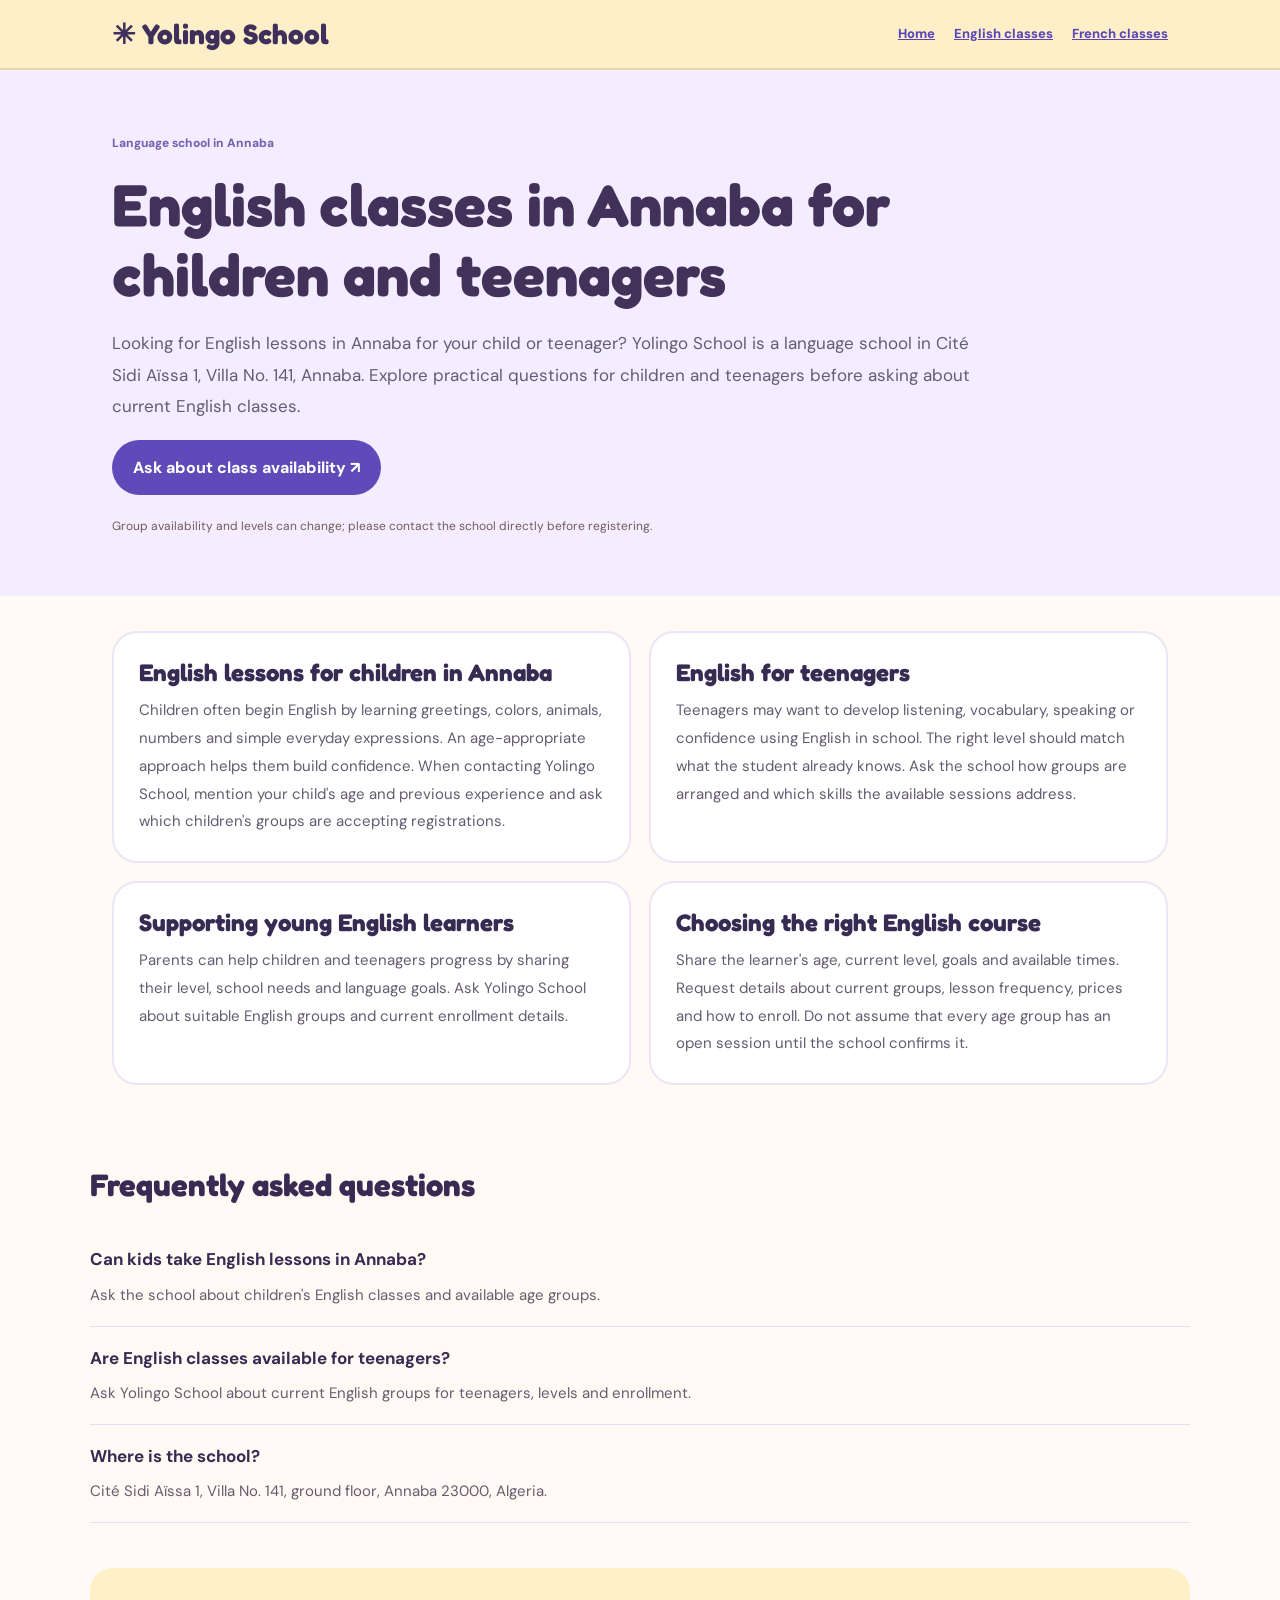
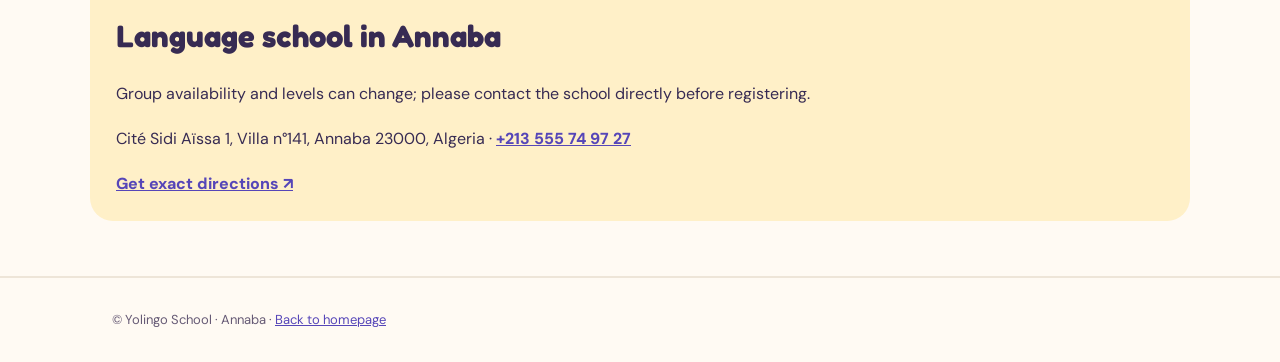
<file: en/english-classes-annaba/index.html>
<!doctype html><html lang="en"><head><meta charset="utf-8"><meta name="viewport" content="width=device-width,initial-scale=1"><meta name="theme-color" content="#fff9ed"><link rel="icon" href="/favicon.svg"><link rel="preconnect" href="https://fonts.googleapis.com"><link rel="preconnect" href="https://fonts.gstatic.com" crossorigin><link href="https://fonts.googleapis.com/css2?family=DM+Sans:wght@400;500;600;700;800&family=Fredoka:wght@400;500;600;700&family=Tajawal:wght@400;500;600;700;800&display=swap" rel="stylesheet"><title>English Classes Annaba for Kids &amp; Teens | Yolingo School</title><meta name="description" content="English classes for children and teenagers in Annaba, Algeria. Ask Yolingo School about available groups, levels and registration."><meta name="robots" content="index,follow,max-image-preview:large"><link rel="canonical" href="https://yolingo-school.github.io/en/english-classes-annaba/"><link rel="alternate" hreflang="x-default" href="https://yolingo-school.github.io/cours-anglais-annaba/"><link rel="alternate" hreflang="fr" href="https://yolingo-school.github.io/cours-anglais-annaba/"><link rel="alternate" hreflang="en" href="https://yolingo-school.github.io/en/english-classes-annaba/"><link rel="alternate" hreflang="ar" href="https://yolingo-school.github.io/ar/taalim-alenglizia-annaba/"><meta property="og:type" content="website"><meta property="og:site_name" content="Yolingo School"><meta property="og:url" content="https://yolingo-school.github.io/en/english-classes-annaba/"><meta property="og:title" content="English Classes Annaba for Kids &amp; Teens | Yolingo School"><meta property="og:description" content="English classes for children and teenagers in Annaba, Algeria. Ask Yolingo School about available groups, levels and registration."><meta name="twitter:card" content="summary"><script type="application/ld+json">{"@context":"https://schema.org","@graph":[{"@type":"WebPage","@id":"https://yolingo-school.github.io/en/english-classes-annaba/#webpage","url":"https://yolingo-school.github.io/en/english-classes-annaba/","name":"English Classes Annaba for Kids & Teens | Yolingo School","description":"English classes for children and teenagers in Annaba, Algeria. Ask Yolingo School about available groups, levels and registration.","inLanguage":"en","about":{"@id":"https://yolingo-school.github.io/#yolingo-school"},"primaryImageOfPage":{"@type":"ImageObject","url":"https://yolingo-school.github.io/assets/social-en.png","width":1200,"height":630}},{"@type":"BreadcrumbList","itemListElement":[{"@type":"ListItem","position":1,"name":"Home","item":"https://yolingo-school.github.io/en/"},{"@type":"ListItem","position":2,"name":"English classes in Annaba for children and teenagers","item":"https://yolingo-school.github.io/en/english-classes-annaba/"}]}]}</script><style>*{box-sizing:border-box}body{margin:0;background:#fffaf3;color:#372b53;font-family:'DM Sans','Tajawal',sans-serif;line-height:1.85}a{color:#5646b8}a:focus-visible{outline:3px solid #6a55ca;outline-offset:4px}.shell{max-width:1100px;margin:auto;padding:0 22px}.head{background:#ffefc9;padding:17px 0;border-bottom:2px solid #e9d5a4}.head .shell{display:flex;justify-content:space-between;align-items:center;flex-wrap:wrap;gap:17px}.brand{font:700 28px 'Fredoka','Tajawal',sans-serif;color:#3e305b;text-decoration:none}nav{display:flex;gap:19px;flex-wrap:wrap}nav a{font-weight:800;font-size:13px}.hero{background:#f4edff;padding:57px 0 47px}.kicker{font-size:12px;font-weight:800;color:#7560b3}h1{font:700 clamp(35px,5vw,59px)/1.2 'Fredoka','Tajawal',sans-serif;margin:13px 0;color:#423159;max-width:920px}.intro{font-size:17px;color:#655b72;max-width:880px}.btn{display:inline-block;border-radius:40px;padding:13px 21px;background:#5f4ab9;color:#fff!important;text-decoration:none;font-weight:800}.notice{font-size:12px;color:#715b5b;margin-top:20px}.block-grid{display:grid;grid-template-columns:repeat(2,minmax(0,1fr));gap:18px;margin:35px auto}.unit{background:#fff;border:2px solid #ece5f8;padding:25px;border-radius:25px}.unit h2{font:700 24px 'Fredoka','Tajawal',sans-serif;margin:0 0 10px}.unit p{font-size:15px;color:#635b70;margin:0}.faqs{padding:20px 0 45px}.faqs h2,.contact h2{font:700 31px 'Fredoka','Tajawal',sans-serif}.qa{border-bottom:1px solid #e8ddf4;padding:16px 0}.qa h3{font-size:17px;margin:0 0 6px}.qa p{font-size:15px;color:#665d70;margin:0}.contact{padding:23px 26px;margin-bottom:55px;background:#fff0c8;border-radius:23px}.contact p{margin:0 0 15px}.contact a{font-weight:800}.footer{border-top:2px solid #eee5d8;padding:30px 0;font-size:13px;color:#665a75}[dir=rtl] h1,[dir=rtl] h2,[dir=rtl] h3,[dir=rtl] .brand{font-family:'Tajawal',sans-serif}@media(max-width:670px){.block-grid{grid-template-columns:1fr}.hero{padding:38px 0}.intro{font-size:15px}.unit{padding:20px}}</style>    <meta property="og:image" content="https://yolingo-school.github.io/assets/social-en.png" />
    <meta property="og:image:secure_url" content="https://yolingo-school.github.io/assets/social-en.png" />
    <meta property="og:image:type" content="image/png" />
    <meta property="og:image:width" content="1200" />
    <meta property="og:image:height" content="630" />
    <meta property="og:image:alt" content="Yolingo School in Annaba — English and French language school" />
    <meta name="twitter:image" content="https://yolingo-school.github.io/assets/social-en.png" />
  </head><body><header class="head"><div class="shell"><a class="brand" href="/en/">✳ Yolingo School</a><nav><a href="/en/">Home</a><a href="/en/english-classes-annaba/">English classes</a><a href="/en/french-classes-annaba/">French classes</a></nav></div></header><main><section class="hero"><div class="shell"><span class="kicker">Language school in Annaba</span><h1>English classes in Annaba for children and teenagers</h1><p class="intro">Looking for English lessons in Annaba for your child or teenager? Yolingo School is a language school in Cité Sidi Aïssa 1, Villa No. 141, Annaba. Explore practical questions for children and teenagers before asking about current English classes.</p><a class="btn" href="https://wa.me/213555749727?text=Hello%20Yolingo%20School%21%20Please%20send%20details%20about%20English%20and%20French%20language%20groups%20for%20children%20and%20teenagers%20in%20Annaba." target="_blank" rel="noopener noreferrer">Ask about class availability ↗</a><p class="notice">Group availability and levels can change; please contact the school directly before registering.</p></div></section><section class="shell block-grid"><article class="unit"><h2>English lessons for children in Annaba</h2><p>Children often begin English by learning greetings, colors, animals, numbers and simple everyday expressions. An age-appropriate approach helps them build confidence. When contacting Yolingo School, mention your child&#x27;s age and previous experience and ask which children&#x27;s groups are accepting registrations.</p></article><article class="unit"><h2>English for teenagers</h2><p>Teenagers may want to develop listening, vocabulary, speaking or confidence using English in school. The right level should match what the student already knows. Ask the school how groups are arranged and which skills the available sessions address.</p></article><article class="unit"><h2>Supporting young English learners</h2><p>Parents can help children and teenagers progress by sharing their level, school needs and language goals. Ask Yolingo School about suitable English groups and current enrollment details.</p></article><article class="unit"><h2>Choosing the right English course</h2><p>Share the learner&#x27;s age, current level, goals and available times. Request details about current groups, lesson frequency, prices and how to enroll. Do not assume that every age group has an open session until the school confirms it.</p></article></section><section class="shell faqs"><h2>Frequently asked questions</h2><div class="qa"><h3>Can kids take English lessons in Annaba?</h3><p>Ask the school about children&#x27;s English classes and available age groups.</p></div><div class="qa"><h3>Are English classes available for teenagers?</h3><p>Ask Yolingo School about current English groups for teenagers, levels and enrollment.</p></div><div class="qa"><h3>Where is the school?</h3><p>Cité Sidi Aïssa 1, Villa No. 141, ground floor, Annaba 23000, Algeria.</p></div></section><section class="shell contact"><h2>Language school in Annaba</h2><p>Group availability and levels can change; please contact the school directly before registering.</p><p>Cité Sidi Aïssa 1, Villa n°141, Annaba 23000, Algeria · <a href="tel:+213555749727">+213 555 74 97 27</a></p><a href="https://www.google.com/maps/dir/?api=1&amp;destination=Yolingo%20School%2C%20Cit%C3%A9%20Sidi%20A%C3%AFssa%2C%201%20N141%2C%20Annaba%2023000%2C%20Algeria&amp;destination_place_id=ChIJIXw7XKIH8BIRXjGzTcsNA-w" target="_blank" rel="noopener noreferrer">Get exact directions ↗</a></section></main><footer class="footer"><div class="shell">© Yolingo School · Annaba · <a href="/en/">Back to homepage</a></div></footer></body></html>
</file>
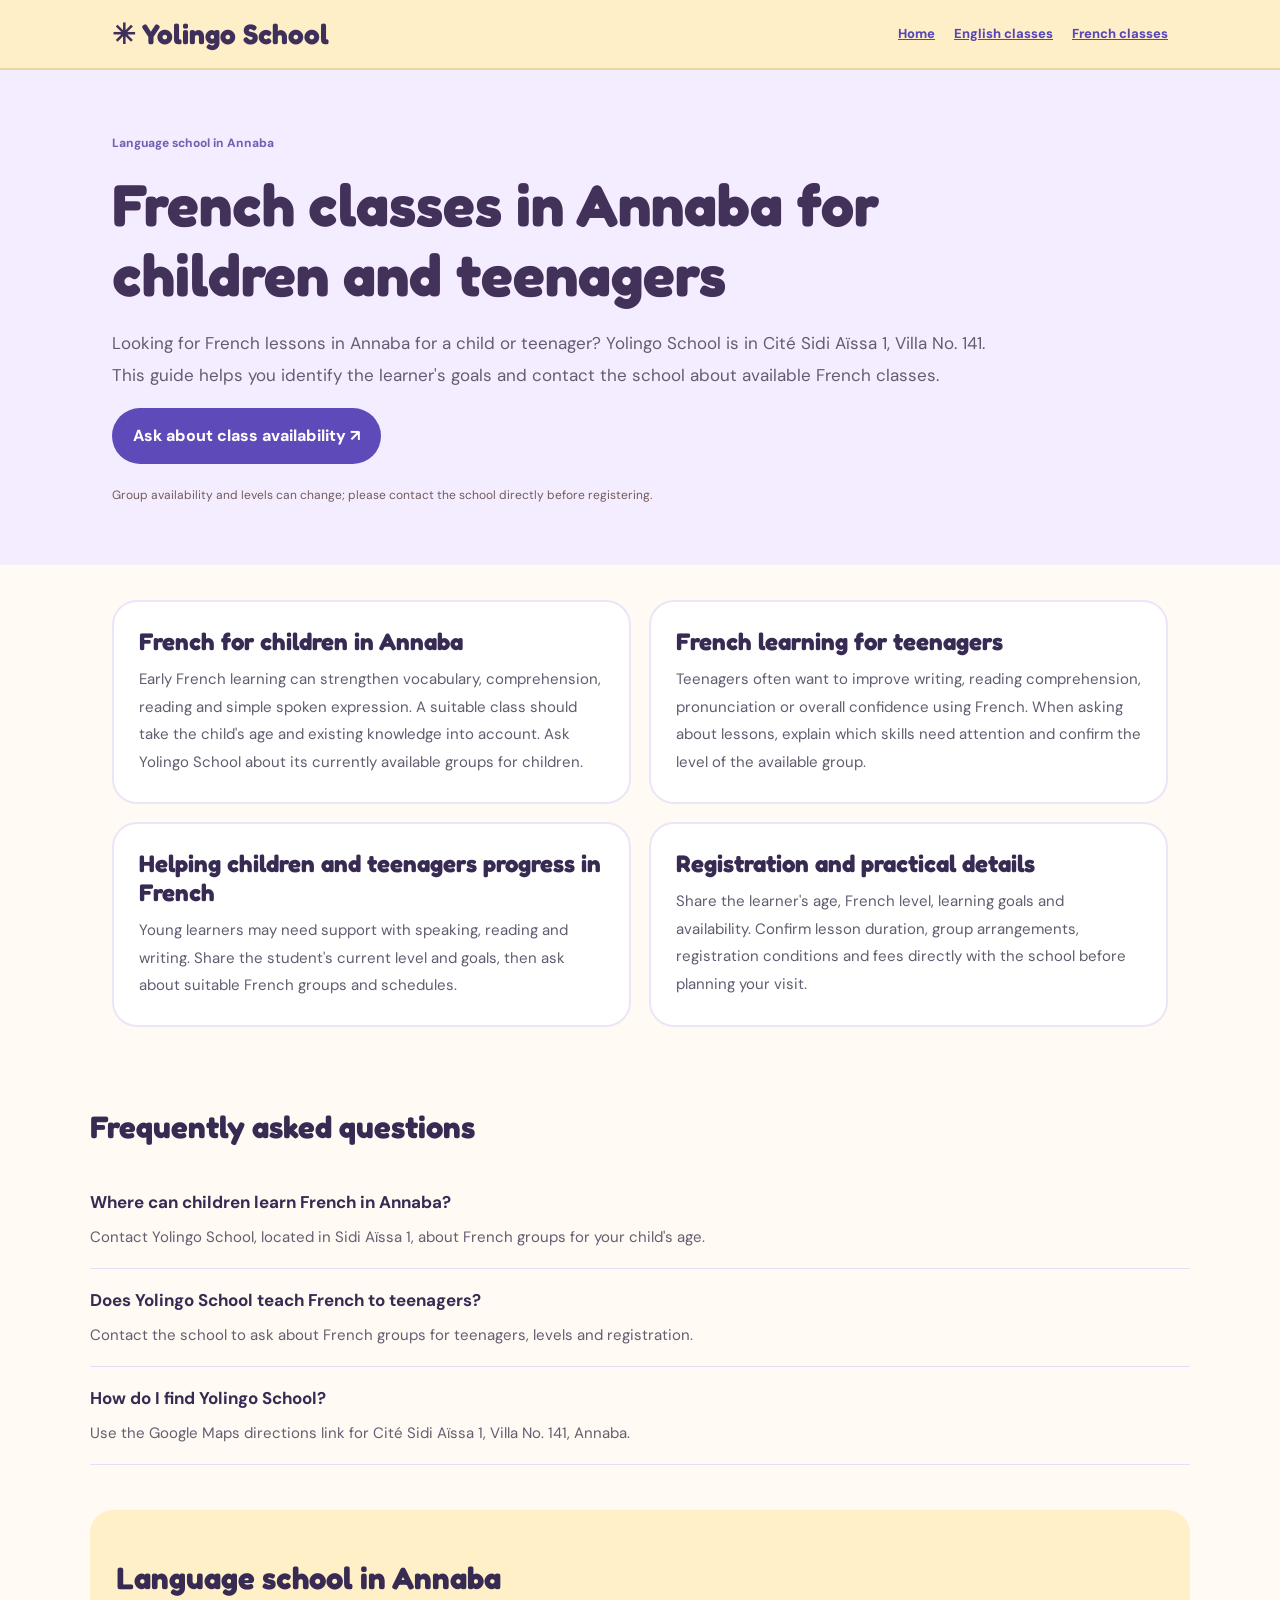
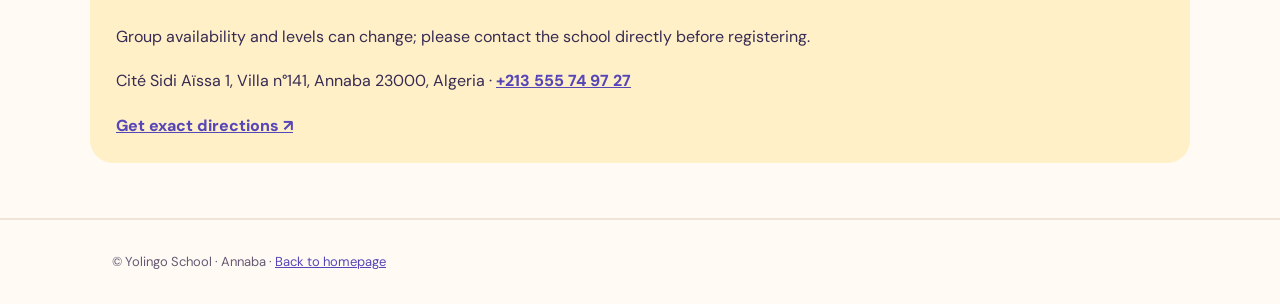
<file: en/french-classes-annaba/index.html>
<!doctype html><html lang="en"><head><meta charset="utf-8"><meta name="viewport" content="width=device-width,initial-scale=1"><meta name="theme-color" content="#fff9ed"><link rel="icon" href="/favicon.svg"><link rel="preconnect" href="https://fonts.googleapis.com"><link rel="preconnect" href="https://fonts.gstatic.com" crossorigin><link href="https://fonts.googleapis.com/css2?family=DM+Sans:wght@400;500;600;700;800&family=Fredoka:wght@400;500;600;700&family=Tajawal:wght@400;500;600;700;800&display=swap" rel="stylesheet"><title>French Classes Annaba for Kids &amp; Teens | Yolingo School</title><meta name="description" content="French classes in Annaba for children and teenagers. Contact Yolingo School to ask about groups, schedules and registration."><meta name="robots" content="index,follow,max-image-preview:large"><link rel="canonical" href="https://yolingo-school.github.io/en/french-classes-annaba/"><link rel="alternate" hreflang="x-default" href="https://yolingo-school.github.io/cours-francais-annaba/"><link rel="alternate" hreflang="fr" href="https://yolingo-school.github.io/cours-francais-annaba/"><link rel="alternate" hreflang="en" href="https://yolingo-school.github.io/en/french-classes-annaba/"><link rel="alternate" hreflang="ar" href="https://yolingo-school.github.io/ar/taalim-alfransiya-annaba/"><meta property="og:type" content="website"><meta property="og:site_name" content="Yolingo School"><meta property="og:url" content="https://yolingo-school.github.io/en/french-classes-annaba/"><meta property="og:title" content="French Classes Annaba for Kids &amp; Teens | Yolingo School"><meta property="og:description" content="French classes in Annaba for children and teenagers. Contact Yolingo School to ask about groups, schedules and registration."><meta name="twitter:card" content="summary"><script type="application/ld+json">{"@context":"https://schema.org","@graph":[{"@type":"WebPage","@id":"https://yolingo-school.github.io/en/french-classes-annaba/#webpage","url":"https://yolingo-school.github.io/en/french-classes-annaba/","name":"French Classes Annaba for Kids & Teens | Yolingo School","description":"French classes in Annaba for children and teenagers. Contact Yolingo School to ask about groups, schedules and registration.","inLanguage":"en","about":{"@id":"https://yolingo-school.github.io/#yolingo-school"},"primaryImageOfPage":{"@type":"ImageObject","url":"https://yolingo-school.github.io/assets/social-en.png","width":1200,"height":630}},{"@type":"BreadcrumbList","itemListElement":[{"@type":"ListItem","position":1,"name":"Home","item":"https://yolingo-school.github.io/en/"},{"@type":"ListItem","position":2,"name":"French classes in Annaba for children and teenagers","item":"https://yolingo-school.github.io/en/french-classes-annaba/"}]}]}</script><style>*{box-sizing:border-box}body{margin:0;background:#fffaf3;color:#372b53;font-family:'DM Sans','Tajawal',sans-serif;line-height:1.85}a{color:#5646b8}a:focus-visible{outline:3px solid #6a55ca;outline-offset:4px}.shell{max-width:1100px;margin:auto;padding:0 22px}.head{background:#ffefc9;padding:17px 0;border-bottom:2px solid #e9d5a4}.head .shell{display:flex;justify-content:space-between;align-items:center;flex-wrap:wrap;gap:17px}.brand{font:700 28px 'Fredoka','Tajawal',sans-serif;color:#3e305b;text-decoration:none}nav{display:flex;gap:19px;flex-wrap:wrap}nav a{font-weight:800;font-size:13px}.hero{background:#f4edff;padding:57px 0 47px}.kicker{font-size:12px;font-weight:800;color:#7560b3}h1{font:700 clamp(35px,5vw,59px)/1.2 'Fredoka','Tajawal',sans-serif;margin:13px 0;color:#423159;max-width:920px}.intro{font-size:17px;color:#655b72;max-width:880px}.btn{display:inline-block;border-radius:40px;padding:13px 21px;background:#5f4ab9;color:#fff!important;text-decoration:none;font-weight:800}.notice{font-size:12px;color:#715b5b;margin-top:20px}.block-grid{display:grid;grid-template-columns:repeat(2,minmax(0,1fr));gap:18px;margin:35px auto}.unit{background:#fff;border:2px solid #ece5f8;padding:25px;border-radius:25px}.unit h2{font:700 24px 'Fredoka','Tajawal',sans-serif;margin:0 0 10px}.unit p{font-size:15px;color:#635b70;margin:0}.faqs{padding:20px 0 45px}.faqs h2,.contact h2{font:700 31px 'Fredoka','Tajawal',sans-serif}.qa{border-bottom:1px solid #e8ddf4;padding:16px 0}.qa h3{font-size:17px;margin:0 0 6px}.qa p{font-size:15px;color:#665d70;margin:0}.contact{padding:23px 26px;margin-bottom:55px;background:#fff0c8;border-radius:23px}.contact p{margin:0 0 15px}.contact a{font-weight:800}.footer{border-top:2px solid #eee5d8;padding:30px 0;font-size:13px;color:#665a75}[dir=rtl] h1,[dir=rtl] h2,[dir=rtl] h3,[dir=rtl] .brand{font-family:'Tajawal',sans-serif}@media(max-width:670px){.block-grid{grid-template-columns:1fr}.hero{padding:38px 0}.intro{font-size:15px}.unit{padding:20px}}</style>    <meta property="og:image" content="https://yolingo-school.github.io/assets/social-en.png" />
    <meta property="og:image:secure_url" content="https://yolingo-school.github.io/assets/social-en.png" />
    <meta property="og:image:type" content="image/png" />
    <meta property="og:image:width" content="1200" />
    <meta property="og:image:height" content="630" />
    <meta property="og:image:alt" content="Yolingo School in Annaba — English and French language school" />
    <meta name="twitter:image" content="https://yolingo-school.github.io/assets/social-en.png" />
  </head><body><header class="head"><div class="shell"><a class="brand" href="/en/">✳ Yolingo School</a><nav><a href="/en/">Home</a><a href="/en/english-classes-annaba/">English classes</a><a href="/en/french-classes-annaba/">French classes</a></nav></div></header><main><section class="hero"><div class="shell"><span class="kicker">Language school in Annaba</span><h1>French classes in Annaba for children and teenagers</h1><p class="intro">Looking for French lessons in Annaba for a child or teenager? Yolingo School is in Cité Sidi Aïssa 1, Villa No. 141. This guide helps you identify the learner&#x27;s goals and contact the school about available French classes.</p><a class="btn" href="https://wa.me/213555749727?text=Hello%20Yolingo%20School%21%20Please%20send%20details%20about%20English%20and%20French%20language%20groups%20for%20children%20and%20teenagers%20in%20Annaba." target="_blank" rel="noopener noreferrer">Ask about class availability ↗</a><p class="notice">Group availability and levels can change; please contact the school directly before registering.</p></div></section><section class="shell block-grid"><article class="unit"><h2>French for children in Annaba</h2><p>Early French learning can strengthen vocabulary, comprehension, reading and simple spoken expression. A suitable class should take the child&#x27;s age and existing knowledge into account. Ask Yolingo School about its currently available groups for children.</p></article><article class="unit"><h2>French learning for teenagers</h2><p>Teenagers often want to improve writing, reading comprehension, pronunciation or overall confidence using French. When asking about lessons, explain which skills need attention and confirm the level of the available group.</p></article><article class="unit"><h2>Helping children and teenagers progress in French</h2><p>Young learners may need support with speaking, reading and writing. Share the student's current level and goals, then ask about suitable French groups and schedules.</p></article><article class="unit"><h2>Registration and practical details</h2><p>Share the learner&#x27;s age, French level, learning goals and availability. Confirm lesson duration, group arrangements, registration conditions and fees directly with the school before planning your visit.</p></article></section><section class="shell faqs"><h2>Frequently asked questions</h2><div class="qa"><h3>Where can children learn French in Annaba?</h3><p>Contact Yolingo School, located in Sidi Aïssa 1, about French groups for your child&#x27;s age.</p></div><div class="qa"><h3>Does Yolingo School teach French to teenagers?</h3><p>Contact the school to ask about French groups for teenagers, levels and registration.</p></div><div class="qa"><h3>How do I find Yolingo School?</h3><p>Use the Google Maps directions link for Cité Sidi Aïssa 1, Villa No. 141, Annaba.</p></div></section><section class="shell contact"><h2>Language school in Annaba</h2><p>Group availability and levels can change; please contact the school directly before registering.</p><p>Cité Sidi Aïssa 1, Villa n°141, Annaba 23000, Algeria · <a href="tel:+213555749727">+213 555 74 97 27</a></p><a href="https://www.google.com/maps/dir/?api=1&amp;destination=Yolingo%20School%2C%20Cit%C3%A9%20Sidi%20A%C3%AFssa%2C%201%20N141%2C%20Annaba%2023000%2C%20Algeria&amp;destination_place_id=ChIJIXw7XKIH8BIRXjGzTcsNA-w" target="_blank" rel="noopener noreferrer">Get exact directions ↗</a></section></main><footer class="footer"><div class="shell">© Yolingo School · Annaba · <a href="/en/">Back to homepage</a></div></footer></body></html>
</file>
